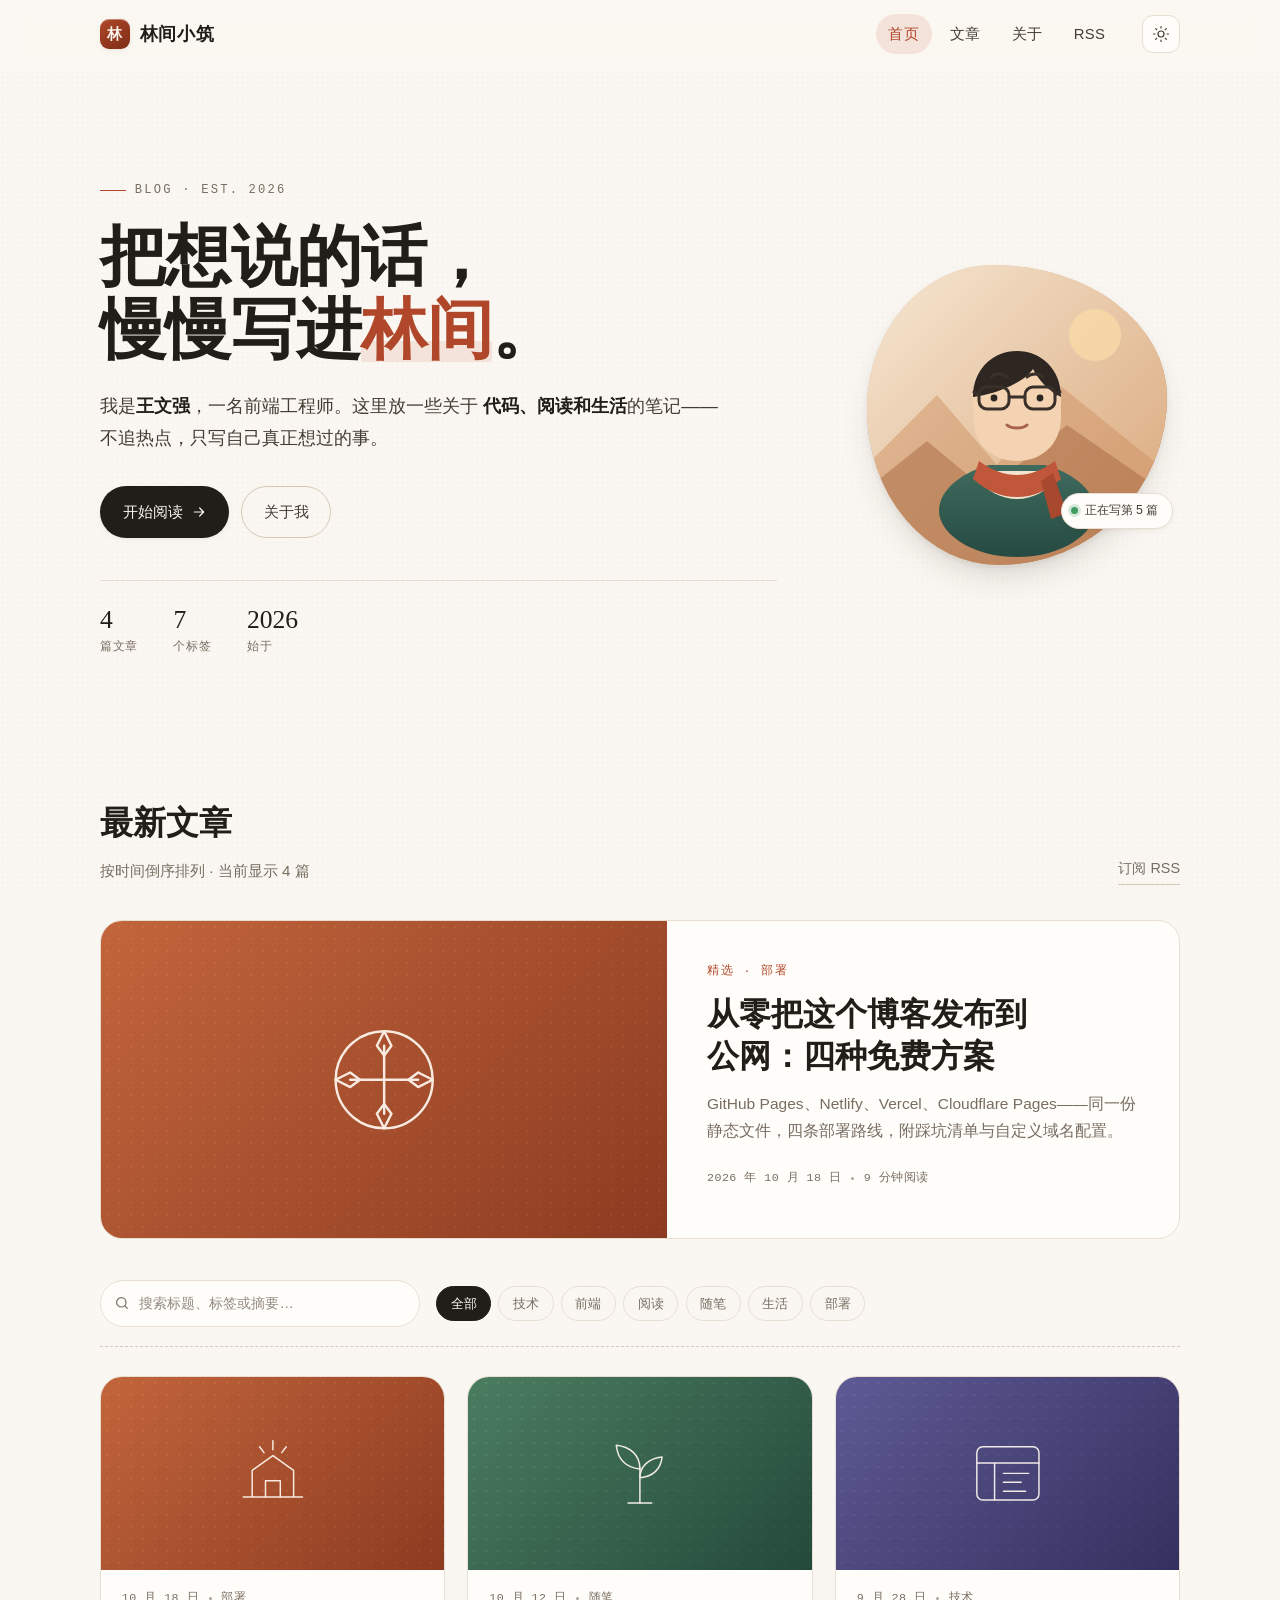
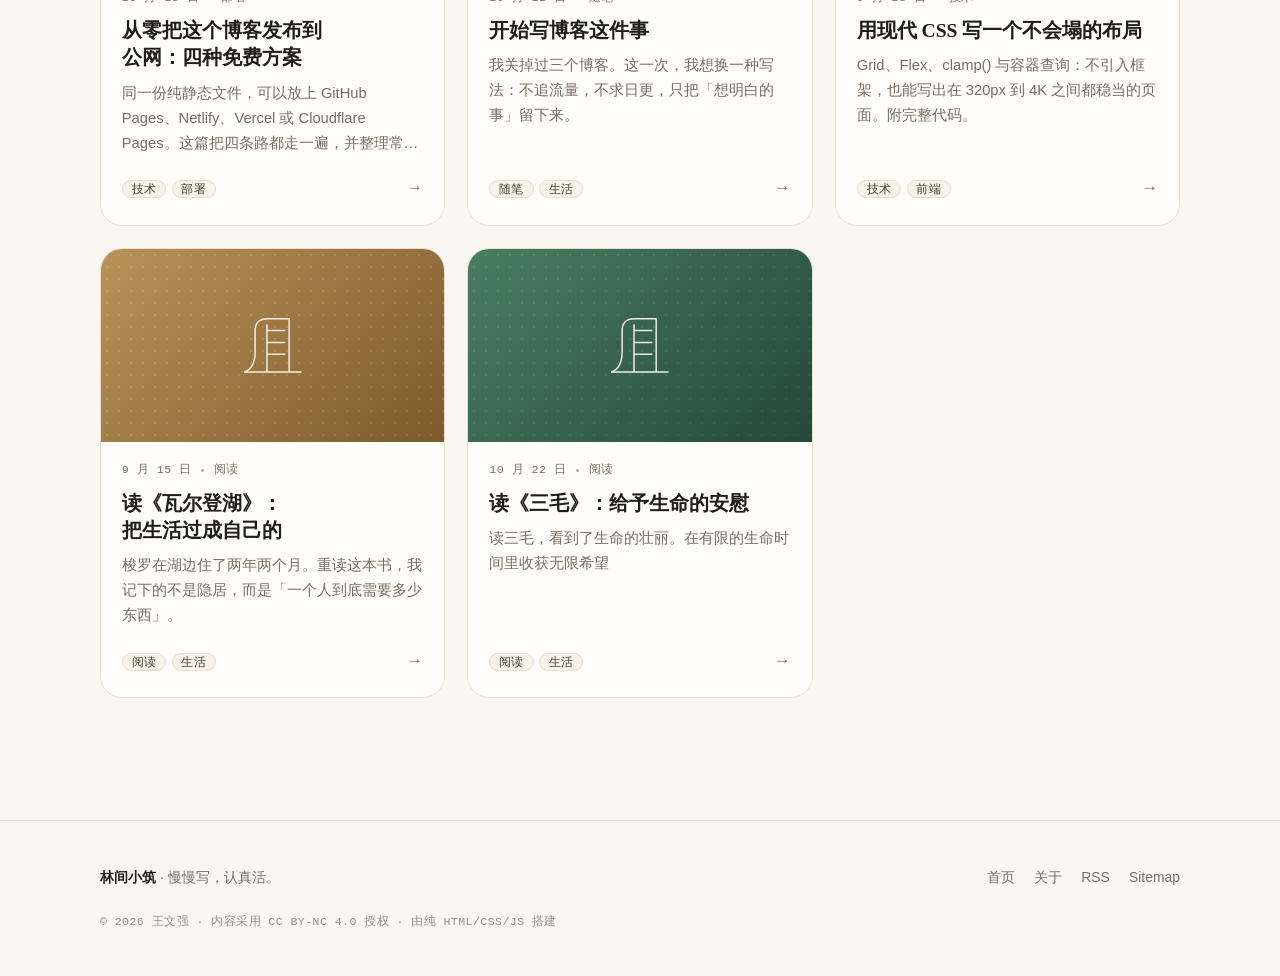
<file: index.html>
<!DOCTYPE html>
<html lang="zh-CN">
<head>
  <meta charset="UTF-8">
  <meta name="viewport" content="width=device-width, initial-scale=1">
  <title>林间小筑 · 一个写字的地方</title>
  <meta name="description" content="王文强的个人博客：记录前端技术、阅读笔记与日常思考。慢慢写，认真活。">
  <meta name="author" content="王文强">
  <meta name="theme-color" content="#faf7f2" media="(prefers-color-scheme: light)">
  <meta name="theme-color" content="#131110" media="(prefers-color-scheme: dark)">

  <meta property="og:type" content="website">
  <meta property="og:title" content="林间小筑 · 一个写字的地方">
  <meta property="og:description" content="记录前端技术、阅读笔记与日常思考。">
  <meta property="og:site_name" content="林间小筑">

  <link rel="icon" href="assets/favicon.svg" type="image/svg+xml">
  <link rel="alternate" type="application/rss+xml" title="林间小筑 · RSS" href="rss.xml">
  <link rel="stylesheet" href="assets/css/style.css">
  <noscript>
    <style>.reveal{opacity:1;transform:none}</style>
  </noscript>
  <script>
    /* 提前应用主题，避免刷新时白屏闪一下 */
    (function () {
      try {
        var t = localStorage.getItem('linjian-theme');
        if (t !== 'dark' && t !== 'light') {
          t = window.matchMedia('(prefers-color-scheme: dark)').matches ? 'dark' : 'light';
        }
        document.documentElement.setAttribute('data-theme', t);
      } catch (e) {}
    })();
  </script>
</head>
<body>
  <a class="skip-link" href="#main">跳到正文</a>

  <header class="site-head">
    <div class="wrap head-inner">
      <a class="brand" href="index.html">
        <span class="brand-mark" aria-hidden="true">林</span>
        <span>林间小筑</span>
      </a>

      <nav class="nav" id="site-nav" aria-label="主导航">
        <a href="index.html" aria-current="page">首页</a>
        <a href="index.html#posts">文章</a>
        <a href="about.html">关于</a>
        <a href="rss.xml">RSS</a>
      </nav>

      <div class="head-tools">
        <button class="icon-btn" type="button" data-theme-toggle aria-label="切换深浅色">
          <svg class="icon-sun" viewBox="0 0 24 24" fill="none" stroke="currentColor" stroke-width="1.6" stroke-linecap="round" aria-hidden="true">
            <circle cx="12" cy="12" r="4"></circle>
            <path d="M12 2v2M12 20v2M4.9 4.9l1.4 1.4M17.7 17.7l1.4 1.4M2 12h2M20 12h2M4.9 19.1l1.4-1.4M17.7 6.3l1.4-1.4"></path>
          </svg>
          <svg class="icon-moon" viewBox="0 0 24 24" fill="none" stroke="currentColor" stroke-width="1.6" stroke-linecap="round" stroke-linejoin="round" aria-hidden="true">
            <path d="M21 12.8A9 9 0 1 1 11.2 3a7 7 0 0 0 9.8 9.8z"></path>
          </svg>
        </button>
        <button class="icon-btn nav-toggle" type="button" aria-label="打开菜单" aria-controls="site-nav" aria-expanded="false">
          <svg viewBox="0 0 24 24" fill="none" stroke="currentColor" stroke-width="1.8" stroke-linecap="round" aria-hidden="true">
            <path d="M4 7h16M4 12h16M4 17h16"></path>
          </svg>
        </button>
      </div>
    </div>
  </header>

  <main id="main">
    <!-- ============ Hero ============ -->
    <section class="hero">
      <div class="wrap hero-grid">
        <div>
          <p class="eyebrow">Blog · Est. 2026</p>
          <h1>把想说的话，<br>慢慢写进<em>林间</em>。</h1>
          <p class="hero-lead">
            我是<strong>王文强</strong>，一名前端工程师。这里放一些关于
            <strong>代码、阅读和生活</strong>的笔记——不追热点，只写自己真正想过的事。
          </p>

          <div class="hero-actions">
            <a class="btn btn-primary" href="#posts">
              开始阅读
              <svg viewBox="0 0 24 24" fill="none" stroke="currentColor" stroke-width="1.8" stroke-linecap="round" stroke-linejoin="round" aria-hidden="true"><path d="M5 12h14M13 6l6 6-6 6"></path></svg>
            </a>
            <a class="btn btn-ghost" href="about.html">关于我</a>
          </div>

          <dl class="hero-stats">
            <div><dt>篇文章</dt><dd>4</dd></div>
            <div><dt>个标签</dt><dd>7</dd></div>
            <div><dt>始于</dt><dd>2026</dd></div>
          </dl>
        </div>

        <div class="hero-portrait">
          <div class="portrait-wrap">
            <div class="portrait-frame">
              <svg viewBox="0 0 300 300" role="img" aria-label="作者插画头像：戴眼镜、围围巾的男孩">
                <defs>
                  <linearGradient id="sky" x1="0" y1="0" x2="1" y2="1">
                    <stop offset="0" stop-color="#f6e7d3"></stop>
                    <stop offset="1" stop-color="#d9a678"></stop>
                  </linearGradient>
                  <linearGradient id="shirt" x1="0" y1="0" x2="0" y2="1">
                    <stop offset="0" stop-color="#3f6b5e"></stop>
                    <stop offset="1" stop-color="#264a41"></stop>
                  </linearGradient>
                </defs>
                <rect width="300" height="300" fill="url(#sky)"></rect>
                <circle cx="228" cy="70" r="26" fill="#f7d9a8" opacity=".9"></circle>
                <path d="M-10 210 L70 130 L130 200 L190 118 L310 215 L310 300 L-10 300 Z" fill="#c98d5e" opacity=".45"></path>
                <path d="M-10 232 L60 176 L120 226 L200 160 L310 236 L310 300 L-10 300 Z" fill="#a76b43" opacity=".5"></path>
                <path d="M150 292c-46 0-78-24-78-46 0-24 28-40 50-46h56c22 6 50 22 50 46 0 22-32 46-78 46z" fill="url(#shirt)"></path>
                <path d="M110 214c10 12 24 20 40 20s30-8 40-20l-14-8h-52z" fill="#f2e3cf"></path>
                <path d="M150 196c-26 0-44-18-44-44v-22c0-24 18-42 44-42s44 18 44 42v22c0 26-18 44-44 44z" fill="#f4d3b3"></path>
                <path d="M106 132c0-28 20-46 44-46s44 18 44 46c-12-6-22-16-28-28-8 12-32 24-60 28z" fill="#2e2620"></path>
                <g fill="none" stroke="#3a302a" stroke-width="3">
                  <rect x="112" y="122" width="30" height="22" rx="8"></rect>
                  <rect x="158" y="122" width="30" height="22" rx="8"></rect>
                  <path d="M142 132h16M112 130l-6-4M188 130l6-4"></path>
                </g>
                <g fill="#2e2620">
                  <circle cx="127" cy="133" r="3.4"></circle>
                  <circle cx="173" cy="133" r="3.4"></circle>
                </g>
                <path d="M140 160c4 4 16 4 20 0" fill="none" stroke="#a8624a" stroke-width="3" stroke-linecap="round"></path>
                <path d="M124 112c4-4 12-4 16 0M160 112c4-4 12-4 16 0" fill="none" stroke="#3a302a" stroke-width="3" stroke-linecap="round"></path>
                <path d="M112 196c14 10 26 14 38 14s24-4 38-14l6 18c-14 12-28 18-44 18s-30-6-44-18z" fill="#c0563a"></path>
                <path d="M186 208l14 40-16 6-10-38z" fill="#a8482f"></path>
              </svg>
            </div>
            <span class="portrait-badge"><span class="dot" aria-hidden="true"></span>正在写第 5 篇</span>
          </div>
        </div>
      </div>
    </section>

    <!-- ============ 文章 ============ -->
    <section class="section" id="posts">
      <div class="wrap">
        <div class="section-head">
          <div>
            <h2>最新文章</h2>
            <p>按时间倒序排列 · 当前显示 <span data-count>4</span> 篇</p>
          </div>
          <a class="section-link" href="rss.xml">订阅 RSS</a>
        </div>

        <!-- 精选 -->
        <article class="featured reveal">
          <div class="card-cover cover-warm">
            <svg viewBox="0 0 120 120" fill="none" stroke="currentColor" stroke-width="2" stroke-linecap="round" stroke-linejoin="round" aria-hidden="true">
              <circle cx="60" cy="60" r="40"></circle>
              <path d="M60 32v56M32 60h56"></path>
              <path d="M60 20l6 12-6 8-6-8zM60 100l-6-12 6-8 6 8zM20 60l12-6 8 6-8 6zM100 60l-12 6-8-6 8-6z"></path>
            </svg>
          </div>
          <div class="featured-body">
            <span class="kicker">精选 · 部署</span>
            <h3><a href="posts/deploy-static-blog.html">从零把这个博客发布到公网：四种免费方案</a></h3>
            <p>GitHub Pages、Netlify、Vercel、Cloudflare Pages——同一份静态文件，四条部署路线，附踩坑清单与自定义域名配置。</p>
            <div class="card-meta">
              <time datetime="2026-10-18">2026 年 10 月 18 日</time>
              <span class="sep" aria-hidden="true"></span>
              <span>9 分钟阅读</span>
            </div>
          </div>
        </article>

        <!-- 工具栏 -->
        <div class="toolbar">
          <label class="search">
            <svg viewBox="0 0 24 24" fill="none" stroke="currentColor" stroke-width="1.8" stroke-linecap="round" aria-hidden="true"><circle cx="11" cy="11" r="7"></circle><path d="M20 20l-3.5-3.5"></path></svg>
            <input type="search" placeholder="搜索标题、标签或摘要…" aria-label="搜索文章" data-search>
          </label>

          <div class="filters" role="group" aria-label="按标签筛选">
            <button class="chip" type="button" data-filter="all" aria-pressed="true">全部</button>
            <button class="chip" type="button" data-filter="技术" aria-pressed="false">技术</button>
            <button class="chip" type="button" data-filter="前端" aria-pressed="false">前端</button>
            <button class="chip" type="button" data-filter="阅读" aria-pressed="false">阅读</button>
            <button class="chip" type="button" data-filter="随笔" aria-pressed="false">随笔</button>
            <button class="chip" type="button" data-filter="生活" aria-pressed="false">生活</button>
            <button class="chip" type="button" data-filter="部署" aria-pressed="false">部署</button>
          </div>
        </div>

        <ul class="post-grid" data-post-list>
          <li class="card reveal" data-post data-tags="技术 部署" data-search="从零把这个博客发布到公网 四种免费方案 github pages netlify vercel cloudflare pages 静态 部署 域名">
            <div class="card-cover cover-warm" aria-hidden="true">
              <svg viewBox="0 0 120 120" fill="none" stroke="currentColor" stroke-width="2" stroke-linecap="round" stroke-linejoin="round">
                <path d="M20 92h80M32 92V56l28-20 28 20v36"></path>
                <path d="M50 92V70h20v22"></path>
                <path d="M60 16v12M42 24l6 8M78 24l-6 8"></path>
              </svg>
            </div>
            <div class="card-body">
              <div class="card-meta">
                <time datetime="2026-10-18">10 月 18 日</time>
                <span class="sep" aria-hidden="true"></span>
                <span>部署</span>
              </div>
              <h3><a href="posts/deploy-static-blog.html">从零把这个博客发布到公网：四种免费方案</a></h3>
              <p>同一份纯静态文件，可以放上 GitHub Pages、Netlify、Vercel 或 Cloudflare Pages。这篇把四条路都走一遍，并整理常见 404 与路径问题。</p>
              <div class="card-foot">
                <ul class="tags">
                  <li><a class="tag" href="index.html#tag=技术">技术</a></li>
                  <li><a class="tag" href="index.html#tag=部署">部署</a></li>
                </ul>
                <span class="arrow" aria-hidden="true">→</span>
              </div>
            </div>
          </li>

          <li class="card reveal" data-post data-tags="随笔 生活" data-search="开始写博客这件事 为什么写 长期主义 随笔 生活 写作">
            <div class="card-cover cover-forest" aria-hidden="true">
              <svg viewBox="0 0 120 120" fill="none" stroke="currentColor" stroke-width="2" stroke-linecap="round" stroke-linejoin="round">
                <path d="M60 100V52"></path>
                <path d="M60 54C60 34 46 24 28 22c2 18 12 30 32 32z"></path>
                <path d="M60 66c0-16 12-26 30-28-2 16-12 26-30 28z"></path>
                <path d="M44 100h32"></path>
              </svg>
            </div>
            <div class="card-body">
              <div class="card-meta">
                <time datetime="2026-10-12">10 月 12 日</time>
                <span class="sep" aria-hidden="true"></span>
                <span>随笔</span>
              </div>
              <h3><a href="posts/hello-blog.html">开始写博客这件事</a></h3>
              <p>我关掉过三个博客。这一次，我想换一种写法：不追流量，不求日更，只把「想明白的事」留下来。</p>
              <div class="card-foot">
                <ul class="tags">
                  <li><a class="tag" href="index.html#tag=随笔">随笔</a></li>
                  <li><a class="tag" href="index.html#tag=生活">生活</a></li>
                </ul>
                <span class="arrow" aria-hidden="true">→</span>
              </div>
            </div>
          </li>

          <li class="card reveal" data-post data-tags="技术 前端" data-search="用现代 CSS 写一个不会塌的布局 grid flex clamp 响应式 容器查询">
            <div class="card-cover cover-dusk" aria-hidden="true">
              <svg viewBox="0 0 120 120" fill="none" stroke="currentColor" stroke-width="2" stroke-linecap="round" stroke-linejoin="round">
                <rect x="18" y="24" width="84" height="72" rx="8"></rect>
                <path d="M18 46h84M42 46v50"></path>
                <path d="M54 60h34M54 72h24M54 84h30"></path>
              </svg>
            </div>
            <div class="card-body">
              <div class="card-meta">
                <time datetime="2026-09-28">9 月 28 日</time>
                <span class="sep" aria-hidden="true"></span>
                <span>技术</span>
              </div>
              <h3><a href="posts/modern-css-layout.html">用现代 CSS 写一个不会塌的布局</a></h3>
              <p>Grid、Flex、clamp() 与容器查询：不引入框架，也能写出在 320px 到 4K 之间都稳当的页面。附完整代码。</p>
              <div class="card-foot">
                <ul class="tags">
                  <li><a class="tag" href="index.html#tag=技术">技术</a></li>
                  <li><a class="tag" href="index.html#tag=前端">前端</a></li>
                </ul>
                <span class="arrow" aria-hidden="true">→</span>
              </div>
            </div>
          </li>

          <li class="card reveal" data-post data-tags="阅读 生活" data-search="读瓦尔登湖 梭罗 极简 生活 阅读 笔记">
            <div class="card-cover cover-sand" aria-hidden="true">
              <svg viewBox="0 0 120 120" fill="none" stroke="currentColor" stroke-width="2" stroke-linecap="round" stroke-linejoin="round">
                <path d="M22 96c10-4 14-14 14-28V40c0-10 6-16 16-16h30v72"></path>
                <path d="M52 96V32M52 40h24M52 56h24M52 72h24"></path>
                <path d="M22 96h76"></path>
              </svg>
            </div>
            <div class="card-body">
              <div class="card-meta">
                <time datetime="2026-09-15">9 月 15 日</time>
                <span class="sep" aria-hidden="true"></span>
                <span>阅读</span>
              </div>
              <h3><a href="posts/reading-walden.html">读《瓦尔登湖》：把生活过成自己的</a></h3>
              <p>梭罗在湖边住了两年两个月。重读这本书，我记下的不是隐居，而是「一个人到底需要多少东西」。</p>
              <div class="card-foot">
                <ul class="tags">
                  <li><a class="tag" href="index.html#tag=阅读">阅读</a></li>
                  <li><a class="tag" href="index.html#tag=生活">生活</a></li>
                </ul>
                <span class="arrow" aria-hidden="true">→</span>
              </div>
            </div>
          </li>
           <li class="card reveal" data-post data-tags="阅读 生活" data-search="读三毛  极简 生活 阅读 笔记">
            <div class="card-cover cover-forest" aria-hidden="true">
              <svg viewBox="0 0 120 120" fill="none" stroke="currentColor" stroke-width="2" stroke-linecap="round" stroke-linejoin="round">
                <path d="M22 96c10-4 14-14 14-28V40c0-10 6-16 16-16h30v72"></path>
                <path d="M52 96V32M52 40h24M52 56h24M52 72h24"></path>
                <path d="M22 96h76"></path>
              </svg>
            </div>
              <div class="card-body">
              <div class="card-meta">
                <time datetime="2026-10-22">10 月 22 日</time>
                <span class="sep" aria-hidden="true"></span>
                <span>阅读</span>
              </div>
              <h3><a href="posts/我的第一篇随笔.html">读《三毛》：给予生命的安慰</a></h3>
              <p>读三毛，看到了生命的壮丽。在有限的生命时间里收获无限希望</p>
              <div class="card-foot">
                <ul class="tags">
                  <li><a class="tag" href="index.html#tag=阅读">阅读</a></li>
                  <li><a class="tag" href="index.html#tag=生活">生活</a></li>
                </ul>
                <span class="arrow" aria-hidden="true">→</span>
              </div>
            </div>
          </li>
        </ul>

        <div class="empty-state" data-empty hidden>
          没有找到匹配的文章。换个关键词，或点「全部」看看。
        </div>
      </div>
    </section>
  </main>

  <footer class="site-foot">
    <div class="wrap">
      <div class="foot-inner">
        <div>
          <strong style="color:var(--ink)">林间小筑</strong>
          <span>· 慢慢写，认真活。</span>
        </div>
        <nav class="foot-links" aria-label="页脚导航">
          <a href="index.html">首页</a>
          <a href="about.html">关于</a>
          <a href="rss.xml">RSS</a>
          <a href="sitemap.xml">Sitemap</a>
        </nav>
      </div>
      <p class="foot-sign">© <span data-year>2026</span> 王文强 · 内容采用 CC BY-NC 4.0 授权 · 由纯 HTML/CSS/JS 搭建</p>
    </div>
  </footer>

  <script src="assets/js/main.js"></script>
</body>
</html>
</file>
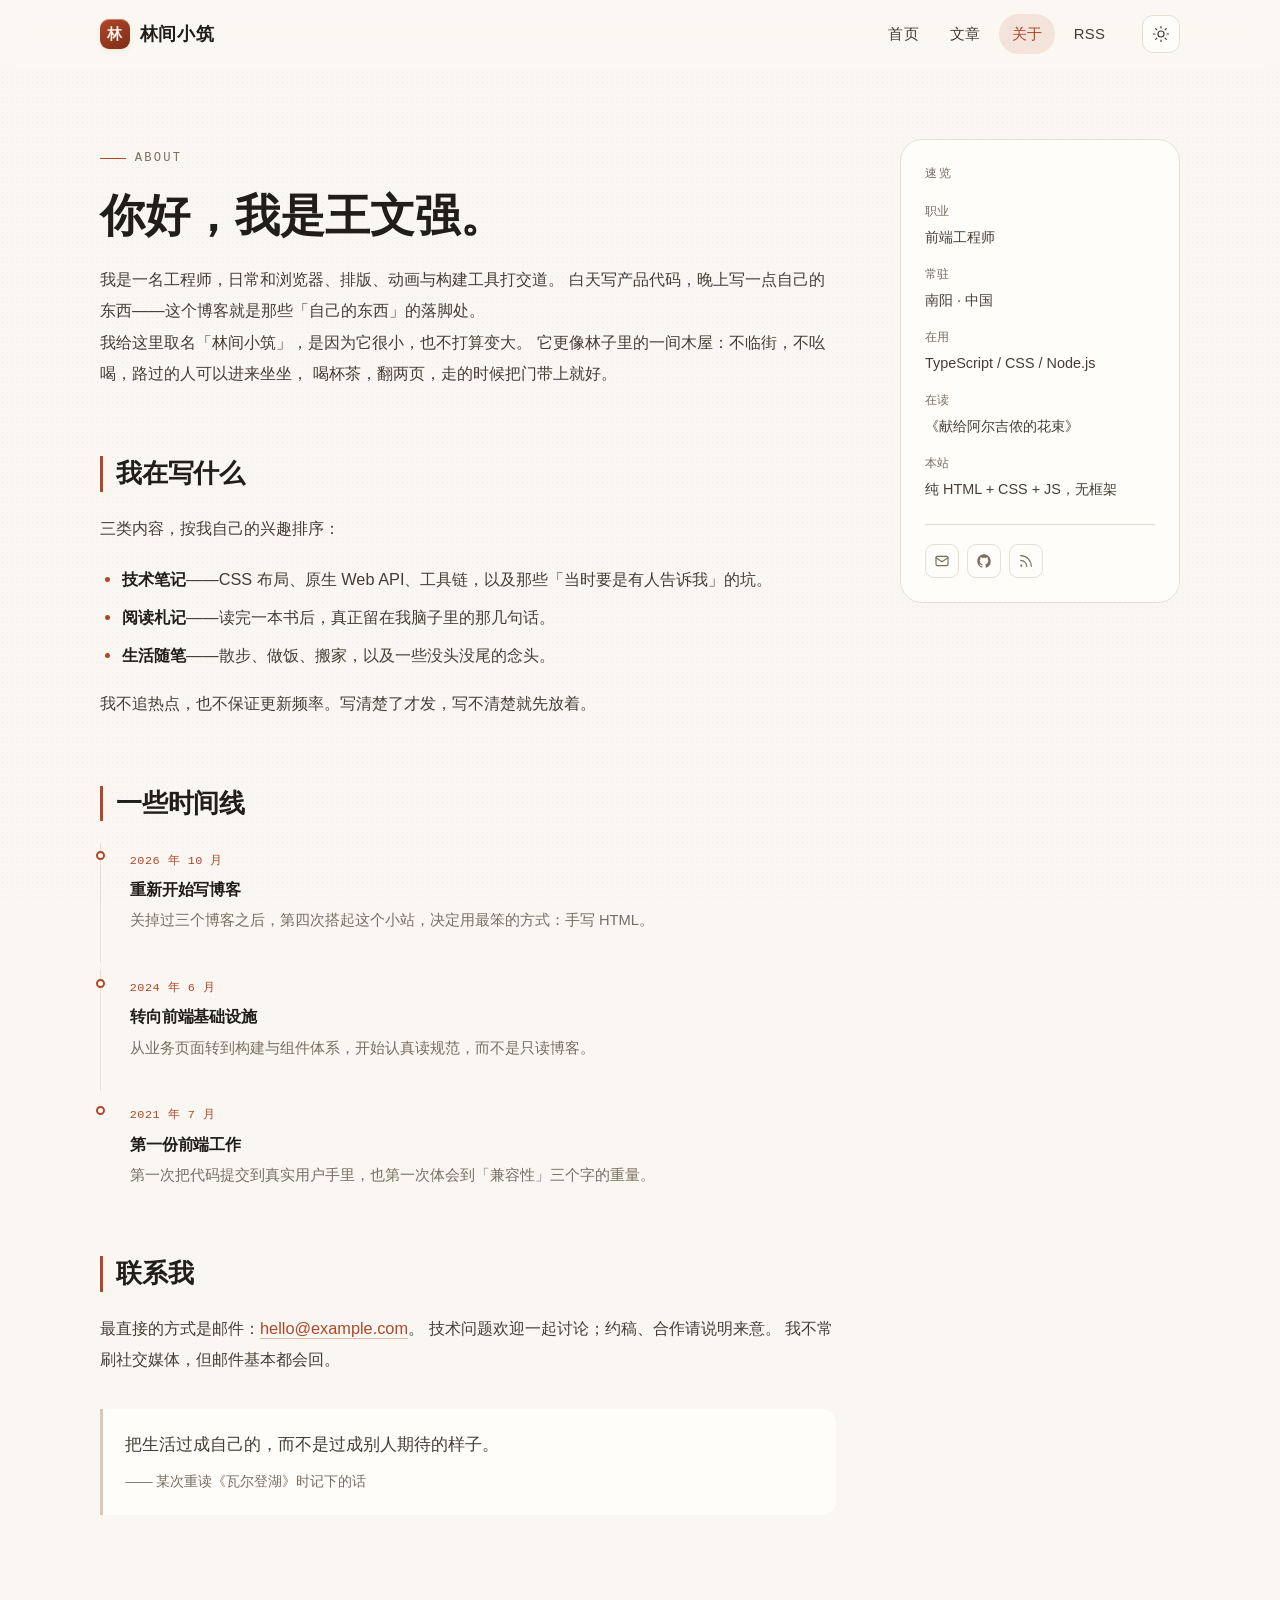
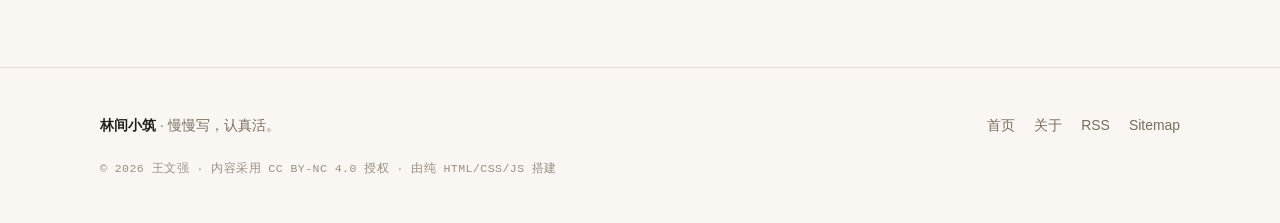
<file: about.html>
<!DOCTYPE html>
<html lang="zh-CN">
<head>
  <meta charset="UTF-8">
  <meta name="viewport" content="width=device-width, initial-scale=1">
  <title>关于 · 林间小筑</title>
  <meta name="description" content="关于王文强：写代码，也写字。这里是我的一些自我介绍与联系方式。">
  <meta name="author" content="王文强">
  <meta name="theme-color" content="#faf7f2" media="(prefers-color-scheme: light)">
  <meta name="theme-color" content="#131110" media="(prefers-color-scheme: dark)">
  <link rel="icon" href="assets/favicon.svg" type="image/svg+xml">
  <link rel="alternate" type="application/rss+xml" title="林间小筑 · RSS" href="rss.xml">
  <link rel="stylesheet" href="assets/css/style.css">
  <script>
    (function () {
      try {
        var t = localStorage.getItem('linjian-theme');
        if (t !== 'dark' && t !== 'light') {
          t = window.matchMedia('(prefers-color-scheme: dark)').matches ? 'dark' : 'light';
        }
        document.documentElement.setAttribute('data-theme', t);
      } catch (e) {}
    })();
  </script>
</head>
<body>
  <a class="skip-link" href="#main">跳到正文</a>

  <header class="site-head">
    <div class="wrap head-inner">
      <a class="brand" href="index.html">
        <span class="brand-mark" aria-hidden="true">林</span>
        <span>林间小筑</span>
      </a>
      <nav class="nav" id="site-nav" aria-label="主导航">
        <a href="index.html">首页</a>
        <a href="index.html#posts">文章</a>
        <a href="about.html" aria-current="page">关于</a>
        <a href="rss.xml">RSS</a>
      </nav>
      <div class="head-tools">
        <button class="icon-btn" type="button" data-theme-toggle aria-label="切换深浅色">
          <svg class="icon-sun" viewBox="0 0 24 24" fill="none" stroke="currentColor" stroke-width="1.6" stroke-linecap="round" aria-hidden="true">
            <circle cx="12" cy="12" r="4"></circle>
            <path d="M12 2v2M12 20v2M4.9 4.9l1.4 1.4M17.7 17.7l1.4 1.4M2 12h2M20 12h2M4.9 19.1l1.4-1.4M17.7 6.3l1.4-1.4"></path>
          </svg>
          <svg class="icon-moon" viewBox="0 0 24 24" fill="none" stroke="currentColor" stroke-width="1.6" stroke-linecap="round" stroke-linejoin="round" aria-hidden="true">
            <path d="M21 12.8A9 9 0 1 1 11.2 3a7 7 0 0 0 9.8 9.8z"></path>
          </svg>
        </button>
        <button class="icon-btn nav-toggle" type="button" aria-label="打开菜单" aria-controls="site-nav" aria-expanded="false">
          <svg viewBox="0 0 24 24" fill="none" stroke="currentColor" stroke-width="1.8" stroke-linecap="round" aria-hidden="true">
            <path d="M4 7h16M4 12h16M4 17h16"></path>
          </svg>
        </button>
      </div>
    </div>
  </header>

  <main id="main">
    <div class="wrap">
      <div class="about-grid">
        <div>
          <p class="eyebrow">About</p>
          <h1>你好，我是王文强。</h1>

          <div class="prose" style="font-size:1.02rem">
            <p>
              我是一名工程师，日常和浏览器、排版、动画与构建工具打交道。
              白天写产品代码，晚上写一点自己的东西——这个博客就是那些「自己的东西」的落脚处。
            </p>
            <p>
              我给这里取名「林间小筑」，是因为它很小，也不打算变大。
              它更像林子里的一间木屋：不临街，不吆喝，路过的人可以进来坐坐，
              喝杯茶，翻两页，走的时候把门带上就好。
            </p>

            <h2>我在写什么</h2>
            <p>三类内容，按我自己的兴趣排序：</p>
            <ul>
              <li><strong>技术笔记</strong>——CSS 布局、原生 Web API、工具链，以及那些「当时要是有人告诉我」的坑。</li>
              <li><strong>阅读札记</strong>——读完一本书后，真正留在我脑子里的那几句话。</li>
              <li><strong>生活随笔</strong>——散步、做饭、搬家，以及一些没头没尾的念头。</li>
            </ul>
            <p>我不追热点，也不保证更新频率。写清楚了才发，写不清楚就先放着。</p>

            <h2>一些时间线</h2>
            <ul class="timeline">
              <li>
                <time datetime="2026-10">2026 年 10 月</time>
                <h3>重新开始写博客</h3>
                <p>关掉过三个博客之后，第四次搭起这个小站，决定用最笨的方式：手写 HTML。</p>
              </li>
              <li>
                <time datetime="2024-06">2024 年 6 月</time>
                <h3>转向前端基础设施</h3>
                <p>从业务页面转到构建与组件体系，开始认真读规范，而不是只读博客。</p>
              </li>
              <li>
                <time datetime="2021-07">2021 年 7 月</time>
                <h3>第一份前端工作</h3>
                <p>第一次把代码提交到真实用户手里，也第一次体会到「兼容性」三个字的重量。</p>
              </li>
            </ul>

            <h2>联系我</h2>
            <p>
              最直接的方式是邮件：<a href="mailto:hello@example.com">hello@example.com</a>。
              技术问题欢迎一起讨论；约稿、合作请说明来意。
              我不常刷社交媒体，但邮件基本都会回。
            </p>
            <blockquote>
              <p>把生活过成自己的，而不是过成别人期待的样子。</p>
              <cite>—— 某次重读《瓦尔登湖》时记下的话</cite>
            </blockquote>
          </div>
        </div>

        <aside class="about-side">
          <h2>速览</h2>
          <dl>
            <div>
              <dt>职业</dt>
              <dd>前端工程师</dd>
            </div>
            <div>
              <dt>常驻</dt>
              <dd>南阳 · 中国</dd>
            </div>
            <div>
              <dt>在用</dt>
              <dd>TypeScript / CSS / Node.js</dd>
            </div>
            <div>
              <dt>在读</dt>
              <dd>《献给阿尔吉侬的花束》</dd>
            </div>
            <div>
              <dt>本站</dt>
              <dd>纯 HTML + CSS + JS，无框架</dd>
            </div>
          </dl>

          <div class="socials">
            <a href="mailto:hello@example.com" aria-label="发邮件" title="发邮件">
              <svg viewBox="0 0 24 24" fill="none" stroke="currentColor" stroke-width="1.7" stroke-linecap="round" stroke-linejoin="round"><rect x="3" y="5" width="18" height="14" rx="2"></rect><path d="M3 7l9 6 9-6"></path></svg>
            </a>
            <a href="https://github.com/yourname" aria-label="GitHub" title="GitHub" rel="noopener">
              <svg viewBox="0 0 24 24" fill="currentColor" aria-hidden="true"><path d="M12 2C6.48 2 2 6.58 2 12.25c0 4.53 2.87 8.37 6.84 9.73.5.1.68-.22.68-.49v-1.7c-2.78.62-3.37-1.37-3.37-1.37-.45-1.18-1.11-1.5-1.11-1.5-.91-.63.07-.62.07-.62 1 .07 1.53 1.06 1.53 1.06.9 1.57 2.36 1.12 2.94.86.09-.67.35-1.12.63-1.38-2.22-.26-4.56-1.14-4.56-5.07 0-1.12.39-2.03 1.03-2.75-.1-.26-.45-1.3.1-2.71 0 0 .84-.28 2.75 1.05a9.4 9.4 0 0 1 5 0c1.91-1.33 2.75-1.05 2.75-1.05.55 1.41.2 2.45.1 2.71.64.72 1.03 1.63 1.03 2.75 0 3.94-2.34 4.8-4.57 5.06.36.32.68.94.68 1.9v2.82c0 .27.18.6.69.49A10.02 10.02 0 0 0 22 12.25C22 6.58 17.52 2 12 2z"></path></svg>
            </a>
            <a href="rss.xml" aria-label="RSS 订阅" title="RSS 订阅">
              <svg viewBox="0 0 24 24" fill="none" stroke="currentColor" stroke-width="1.7" stroke-linecap="round"><path d="M4 11a9 9 0 0 1 9 9M4 4a16 16 0 0 1 16 16"></path><circle cx="5" cy="19" r="1.6" fill="currentColor" stroke="none"></circle></svg>
            </a>
          </div>
        </aside>
      </div>
    </div>
  </main>

  <footer class="site-foot">
    <div class="wrap">
      <div class="foot-inner">
        <div>
          <strong style="color:var(--ink)">林间小筑</strong>
          <span>· 慢慢写，认真活。</span>
        </div>
        <nav class="foot-links" aria-label="页脚导航">
          <a href="index.html">首页</a>
          <a href="about.html">关于</a>
          <a href="rss.xml">RSS</a>
          <a href="sitemap.xml">Sitemap</a>
        </nav>
      </div>
      <p class="foot-sign">© <span data-year>2026</span> 王文强 · 内容采用 CC BY-NC 4.0 授权 · 由纯 HTML/CSS/JS 搭建</p>
    </div>
  </footer>

  <script src="assets/js/main.js"></script>
</body>
</html>
</file>
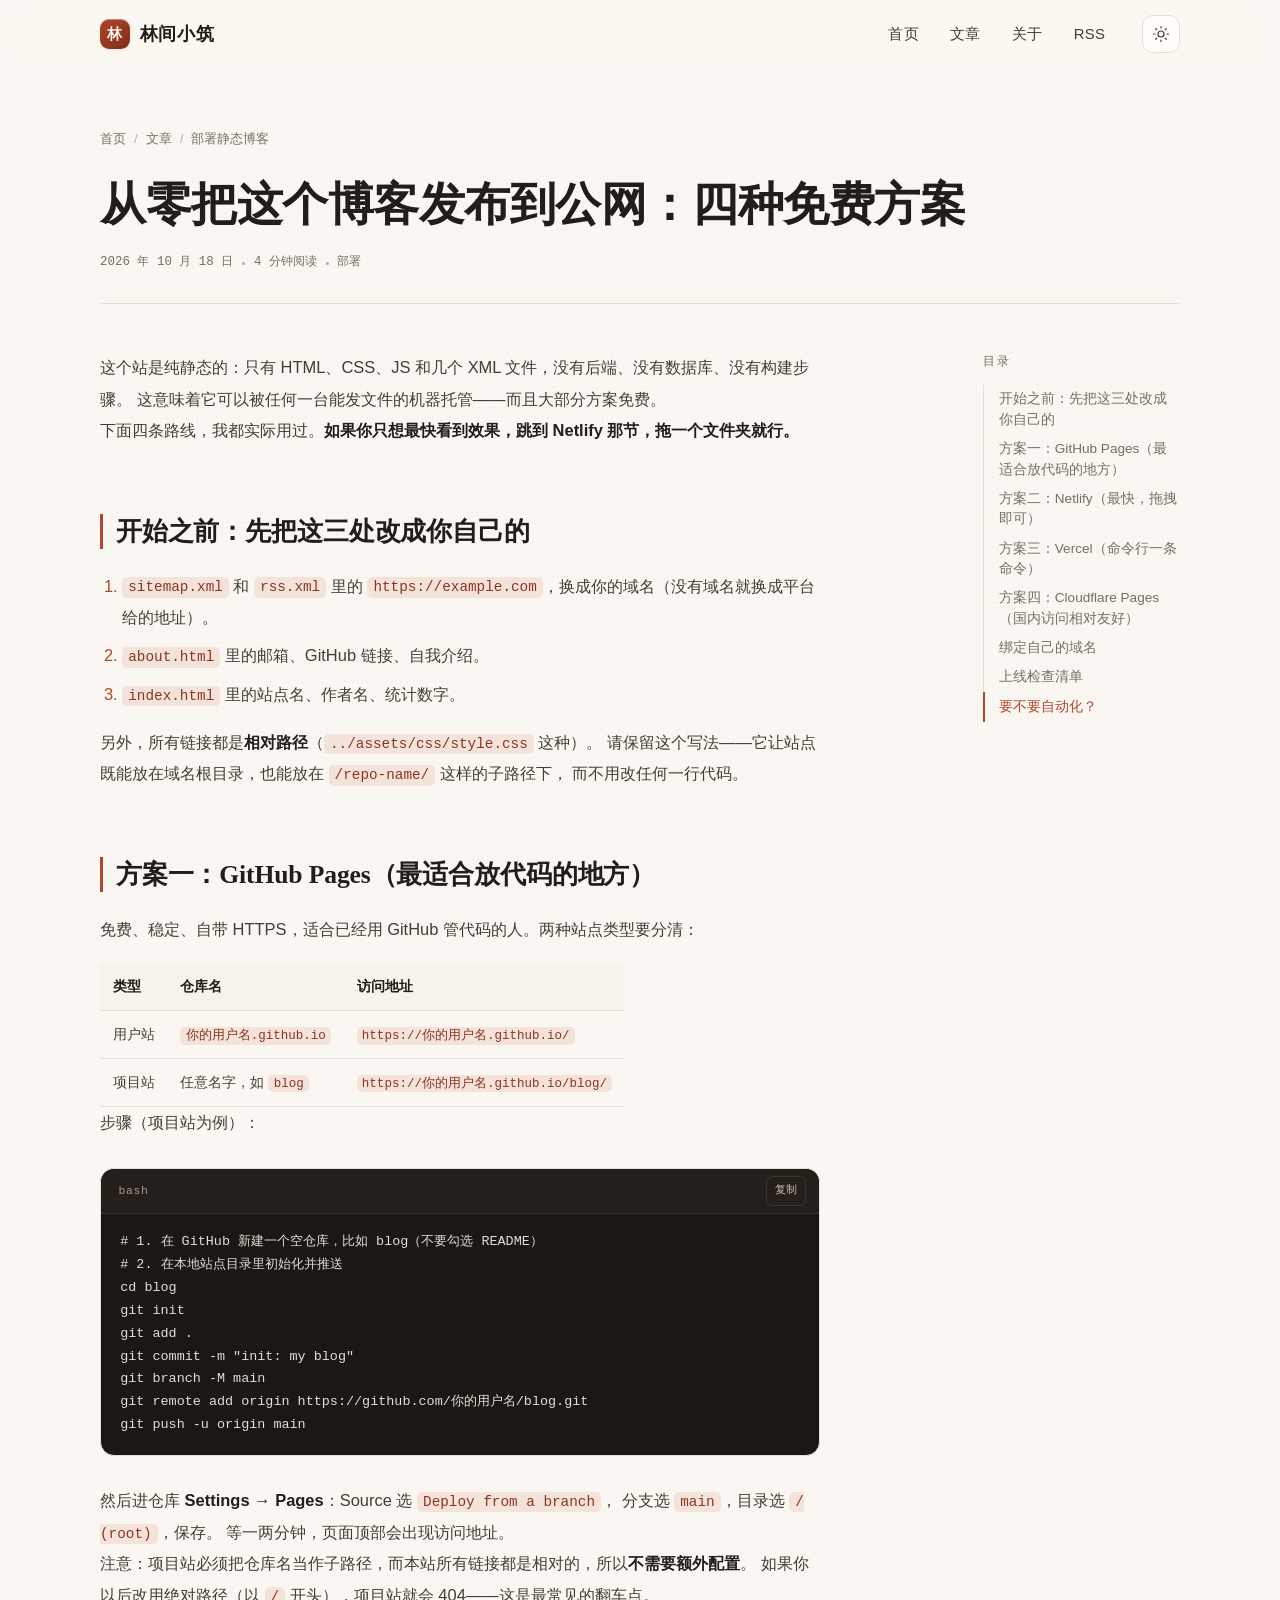
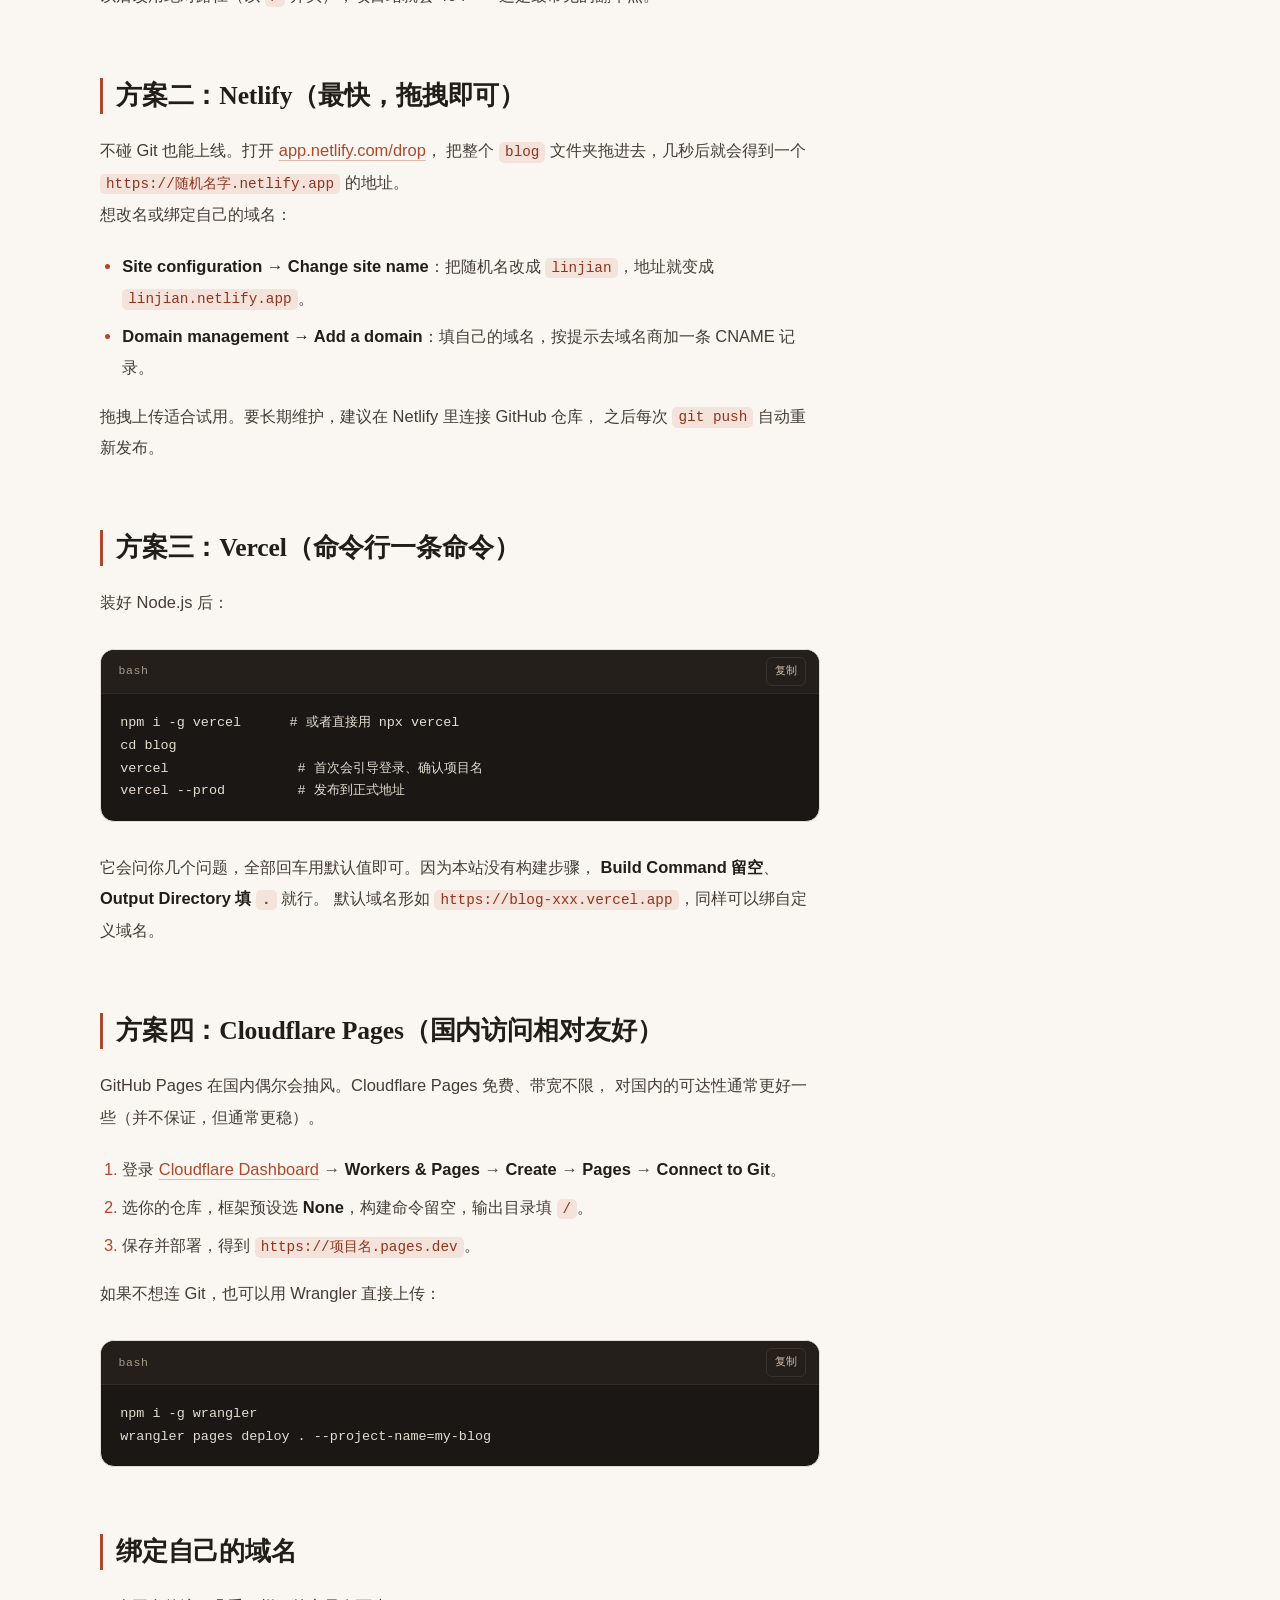
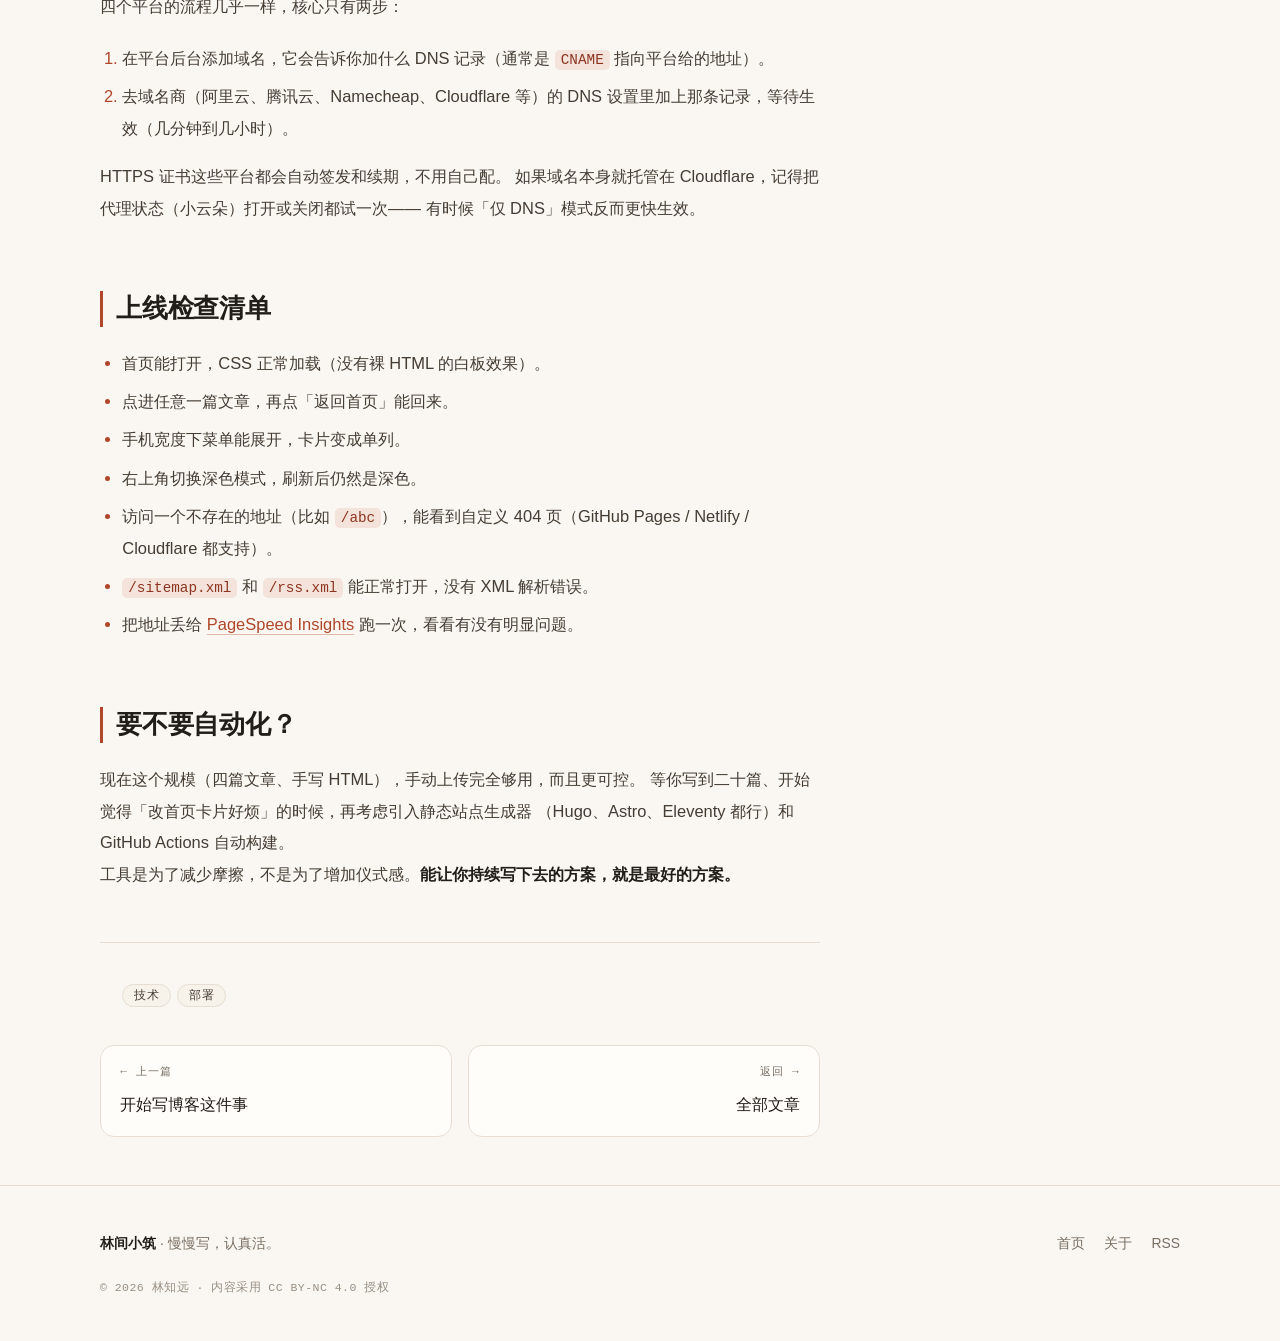
<file: posts/deploy-static-blog.html>
<!DOCTYPE html>
<html lang="zh-CN">
<head>
  <meta charset="UTF-8">
  <meta name="viewport" content="width=device-width, initial-scale=1">
  <title>从零把这个博客发布到公网：四种免费方案 · 林间小筑</title>
  <meta name="description" content="GitHub Pages、Netlify、Vercel、Cloudflare Pages 四条部署路线，附路径踩坑与自定义域名配置。">
  <meta name="author" content="林知远">
  <meta name="theme-color" content="#faf7f2" media="(prefers-color-scheme: light)">
  <meta name="theme-color" content="#131110" media="(prefers-color-scheme: dark)">
  <meta property="og:type" content="article">
  <meta property="og:title" content="从零把这个博客发布到公网：四种免费方案">
  <meta property="og:description" content="同一份静态文件，四条部署路线。">
  <link rel="icon" href="../assets/favicon.svg" type="image/svg+xml">
  <link rel="alternate" type="application/rss+xml" title="林间小筑 · RSS" href="../rss.xml">
  <link rel="stylesheet" href="../assets/css/style.css">
  <script>
    (function () {
      try {
        var t = localStorage.getItem('linjian-theme');
        if (t !== 'dark' && t !== 'light') {
          t = window.matchMedia('(prefers-color-scheme: dark)').matches ? 'dark' : 'light';
        }
        document.documentElement.setAttribute('data-theme', t);
      } catch (e) {}
    })();
  </script>
</head>
<body>
  <a class="skip-link" href="#main">跳到正文</a>
  <div class="progress-bar" data-progress aria-hidden="true"></div>

  <header class="site-head">
    <div class="wrap head-inner">
      <a class="brand" href="../index.html">
        <span class="brand-mark" aria-hidden="true">林</span>
        <span>林间小筑</span>
      </a>
      <nav class="nav" id="site-nav" aria-label="主导航">
        <a href="../index.html">首页</a>
        <a href="../index.html#posts">文章</a>
        <a href="../about.html">关于</a>
        <a href="../rss.xml">RSS</a>
      </nav>
      <div class="head-tools">
        <button class="icon-btn" type="button" data-theme-toggle aria-label="切换深浅色">
          <svg class="icon-sun" viewBox="0 0 24 24" fill="none" stroke="currentColor" stroke-width="1.6" stroke-linecap="round" aria-hidden="true">
            <circle cx="12" cy="12" r="4"></circle>
            <path d="M12 2v2M12 20v2M4.9 4.9l1.4 1.4M17.7 17.7l1.4 1.4M2 12h2M20 12h2M4.9 19.1l1.4-1.4M17.7 6.3l1.4-1.4"></path>
          </svg>
          <svg class="icon-moon" viewBox="0 0 24 24" fill="none" stroke="currentColor" stroke-width="1.6" stroke-linecap="round" stroke-linejoin="round" aria-hidden="true">
            <path d="M21 12.8A9 9 0 1 1 11.2 3a7 7 0 0 0 9.8 9.8z"></path>
          </svg>
        </button>
        <button class="icon-btn nav-toggle" type="button" aria-label="打开菜单" aria-controls="site-nav" aria-expanded="false">
          <svg viewBox="0 0 24 24" fill="none" stroke="currentColor" stroke-width="1.8" stroke-linecap="round" aria-hidden="true">
            <path d="M4 7h16M4 12h16M4 17h16"></path>
          </svg>
        </button>
      </div>
    </div>
  </header>

  <main id="main">
    <div class="post-hero">
      <div class="wrap">
        <nav class="breadcrumb" aria-label="面包屑">
          <a href="../index.html">首页</a>
          <span class="sep" aria-hidden="true">/</span>
          <a href="../index.html#posts">文章</a>
          <span class="sep" aria-hidden="true">/</span>
          <span>部署静态博客</span>
        </nav>
        <h1>从零把这个博客发布到公网：四种免费方案</h1>
        <div class="post-meta">
          <time datetime="2026-10-18">2026 年 10 月 18 日</time>
          <span class="sep" aria-hidden="true"></span>
          <span data-read-time>9 分钟阅读</span>
          <span class="sep" aria-hidden="true"></span>
          <span>部署</span>
        </div>
      </div>
    </div>

    <div class="wrap">
      <div class="post-layout">
        <article class="prose" data-article>
          <p>
            这个站是纯静态的：只有 HTML、CSS、JS 和几个 XML 文件，没有后端、没有数据库、没有构建步骤。
            这意味着它可以被任何一台能发文件的机器托管——而且大部分方案免费。
          </p>
          <p>
            下面四条路线，我都实际用过。<strong>如果你只想最快看到效果，跳到 Netlify 那节，拖一个文件夹就行。</strong>
          </p>

          <h2>开始之前：先把这三处改成你自己的</h2>
          <ol>
            <li><code>sitemap.xml</code> 和 <code>rss.xml</code> 里的 <code>https://example.com</code>，换成你的域名（没有域名就换成平台给的地址）。</li>
            <li><code>about.html</code> 里的邮箱、GitHub 链接、自我介绍。</li>
            <li><code>index.html</code> 里的站点名、作者名、统计数字。</li>
          </ol>
          <p>
            另外，所有链接都是<strong>相对路径</strong>（<code>../assets/css/style.css</code> 这种）。
            请保留这个写法——它让站点既能放在域名根目录，也能放在 <code>/repo-name/</code> 这样的子路径下，
            而不用改任何一行代码。
          </p>

          <h2>方案一：GitHub Pages（最适合放代码的地方）</h2>
          <p>免费、稳定、自带 HTTPS，适合已经用 GitHub 管代码的人。两种站点类型要分清：</p>
          <table>
            <thead>
              <tr><th>类型</th><th>仓库名</th><th>访问地址</th></tr>
            </thead>
            <tbody>
              <tr><td>用户站</td><td><code>你的用户名.github.io</code></td><td><code>https://你的用户名.github.io/</code></td></tr>
              <tr><td>项目站</td><td>任意名字，如 <code>blog</code></td><td><code>https://你的用户名.github.io/blog/</code></td></tr>
            </tbody>
          </table>
          <p>步骤（项目站为例）：</p>
          <div class="code-block">
            <div class="code-head"><span>bash</span></div>
            <pre><code class="language-bash"># 1. 在 GitHub 新建一个空仓库，比如 blog（不要勾选 README）
# 2. 在本地站点目录里初始化并推送
cd blog
git init
git add .
git commit -m "init: my blog"
git branch -M main
git remote add origin https://github.com/你的用户名/blog.git
git push -u origin main</code></pre>
          </div>
          <p>
            然后进仓库 <strong>Settings → Pages</strong>：Source 选 <code>Deploy from a branch</code>，
            分支选 <code>main</code>，目录选 <code>/ (root)</code>，保存。
            等一两分钟，页面顶部会出现访问地址。
          </p>
          <p>
            注意：项目站必须把仓库名当作子路径，而本站所有链接都是相对的，所以<strong>不需要额外配置</strong>。
            如果你以后改用绝对路径（以 <code>/</code> 开头），项目站就会 404——这是最常见的翻车点。
          </p>

          <h2>方案二：Netlify（最快，拖拽即可）</h2>
          <p>
            不碰 Git 也能上线。打开 <a href="https://app.netlify.com/drop" rel="noopener">app.netlify.com/drop</a>，
            把整个 <code>blog</code> 文件夹拖进去，几秒后就会得到一个
            <code>https://随机名字.netlify.app</code> 的地址。
          </p>
          <p>想改名或绑定自己的域名：</p>
          <ul>
            <li><strong>Site configuration → Change site name</strong>：把随机名改成 <code>linjian</code>，地址就变成 <code>linjian.netlify.app</code>。</li>
            <li><strong>Domain management → Add a domain</strong>：填自己的域名，按提示去域名商加一条 CNAME 记录。</li>
          </ul>
          <p>
            拖拽上传适合试用。要长期维护，建议在 Netlify 里连接 GitHub 仓库，
            之后每次 <code>git push</code> 自动重新发布。
          </p>

          <h2>方案三：Vercel（命令行一条命令）</h2>
          <p>装好 Node.js 后：</p>
          <div class="code-block">
            <div class="code-head"><span>bash</span></div>
            <pre><code class="language-bash">npm i -g vercel      # 或者直接用 npx vercel
cd blog
vercel                # 首次会引导登录、确认项目名
vercel --prod         # 发布到正式地址</code></pre>
          </div>
          <p>
            它会问你几个问题，全部回车用默认值即可。因为本站没有构建步骤，
            <strong>Build Command 留空</strong>、<strong>Output Directory 填 <code>.</code></strong> 就行。
            默认域名形如 <code>https://blog-xxx.vercel.app</code>，同样可以绑自定义域名。
          </p>

          <h2>方案四：Cloudflare Pages（国内访问相对友好）</h2>
          <p>
            GitHub Pages 在国内偶尔会抽风。Cloudflare Pages 免费、带宽不限，
            对国内的可达性通常更好一些（并不保证，但通常更稳）。
          </p>
          <ol>
            <li>登录 <a href="https://dash.cloudflare.com" rel="noopener">Cloudflare Dashboard</a> → <strong>Workers &amp; Pages</strong> → <strong>Create</strong> → <strong>Pages</strong> → <strong>Connect to Git</strong>。</li>
            <li>选你的仓库，框架预设选 <strong>None</strong>，构建命令留空，输出目录填 <code>/</code>。</li>
            <li>保存并部署，得到 <code>https://项目名.pages.dev</code>。</li>
          </ol>
          <p>如果不想连 Git，也可以用 Wrangler 直接上传：</p>
          <div class="code-block">
            <div class="code-head"><span>bash</span></div>
            <pre><code class="language-bash">npm i -g wrangler
wrangler pages deploy . --project-name=my-blog</code></pre>
          </div>

          <h2>绑定自己的域名</h2>
          <p>四个平台的流程几乎一样，核心只有两步：</p>
          <ol>
            <li>在平台后台添加域名，它会告诉你加什么 DNS 记录（通常是 <code>CNAME</code> 指向平台给的地址）。</li>
            <li>去域名商（阿里云、腾讯云、Namecheap、Cloudflare 等）的 DNS 设置里加上那条记录，等待生效（几分钟到几小时）。</li>
          </ol>
          <p>
            HTTPS 证书这些平台都会自动签发和续期，不用自己配。
            如果域名本身就托管在 Cloudflare，记得把代理状态（小云朵）打开或关闭都试一次——
            有时候「仅 DNS」模式反而更快生效。
          </p>

          <h2>上线检查清单</h2>
          <ul>
            <li>首页能打开，CSS 正常加载（没有裸 HTML 的白板效果）。</li>
            <li>点进任意一篇文章，再点「返回首页」能回来。</li>
            <li>手机宽度下菜单能展开，卡片变成单列。</li>
            <li>右上角切换深色模式，刷新后仍然是深色。</li>
            <li>访问一个不存在的地址（比如 <code>/abc</code>），能看到自定义 404 页（GitHub Pages / Netlify / Cloudflare 都支持）。</li>
            <li><code>/sitemap.xml</code> 和 <code>/rss.xml</code> 能正常打开，没有 XML 解析错误。</li>
            <li>把地址丢给 <a href="https://pagespeed.web.dev/" rel="noopener">PageSpeed Insights</a> 跑一次，看看有没有明显问题。</li>
          </ul>

          <h2>要不要自动化？</h2>
          <p>
            现在这个规模（四篇文章、手写 HTML），手动上传完全够用，而且更可控。
            等你写到二十篇、开始觉得「改首页卡片好烦」的时候，再考虑引入静态站点生成器
            （Hugo、Astro、Eleventy 都行）和 GitHub Actions 自动构建。
          </p>
          <p>
            工具是为了减少摩擦，不是为了增加仪式感。<strong>能让你持续写下去的方案，就是最好的方案。</strong>
          </p>

          <div class="post-foot">
            <ul class="tags">
              <li><a class="tag" href="../index.html#tag=技术">技术</a></li>
              <li><a class="tag" href="../index.html#tag=部署">部署</a></li>
            </ul>
            <nav class="post-nav" aria-label="上下篇">
              <a href="hello-blog.html" class="prev">
                <span class="label">← 上一篇</span>
                <span class="title">开始写博客这件事</span>
              </a>
              <a href="../index.html#posts" class="next">
                <span class="label">返回 →</span>
                <span class="title">全部文章</span>
              </a>
            </nav>
          </div>
        </article>

        <aside class="toc" data-toc aria-label="文章目录">
          <p class="toc-title">目录</p>
        </aside>
      </div>
    </div>
  </main>

  <footer class="site-foot">
    <div class="wrap">
      <div class="foot-inner">
        <div>
          <strong style="color:var(--ink)">林间小筑</strong>
          <span>· 慢慢写，认真活。</span>
        </div>
        <nav class="foot-links" aria-label="页脚导航">
          <a href="../index.html">首页</a>
          <a href="../about.html">关于</a>
          <a href="../rss.xml">RSS</a>
        </nav>
      </div>
      <p class="foot-sign">© <span data-year>2026</span> 林知远 · 内容采用 CC BY-NC 4.0 授权</p>
    </div>
  </footer>

  <script src="../assets/js/main.js"></script>
</body>
</html>
</file>
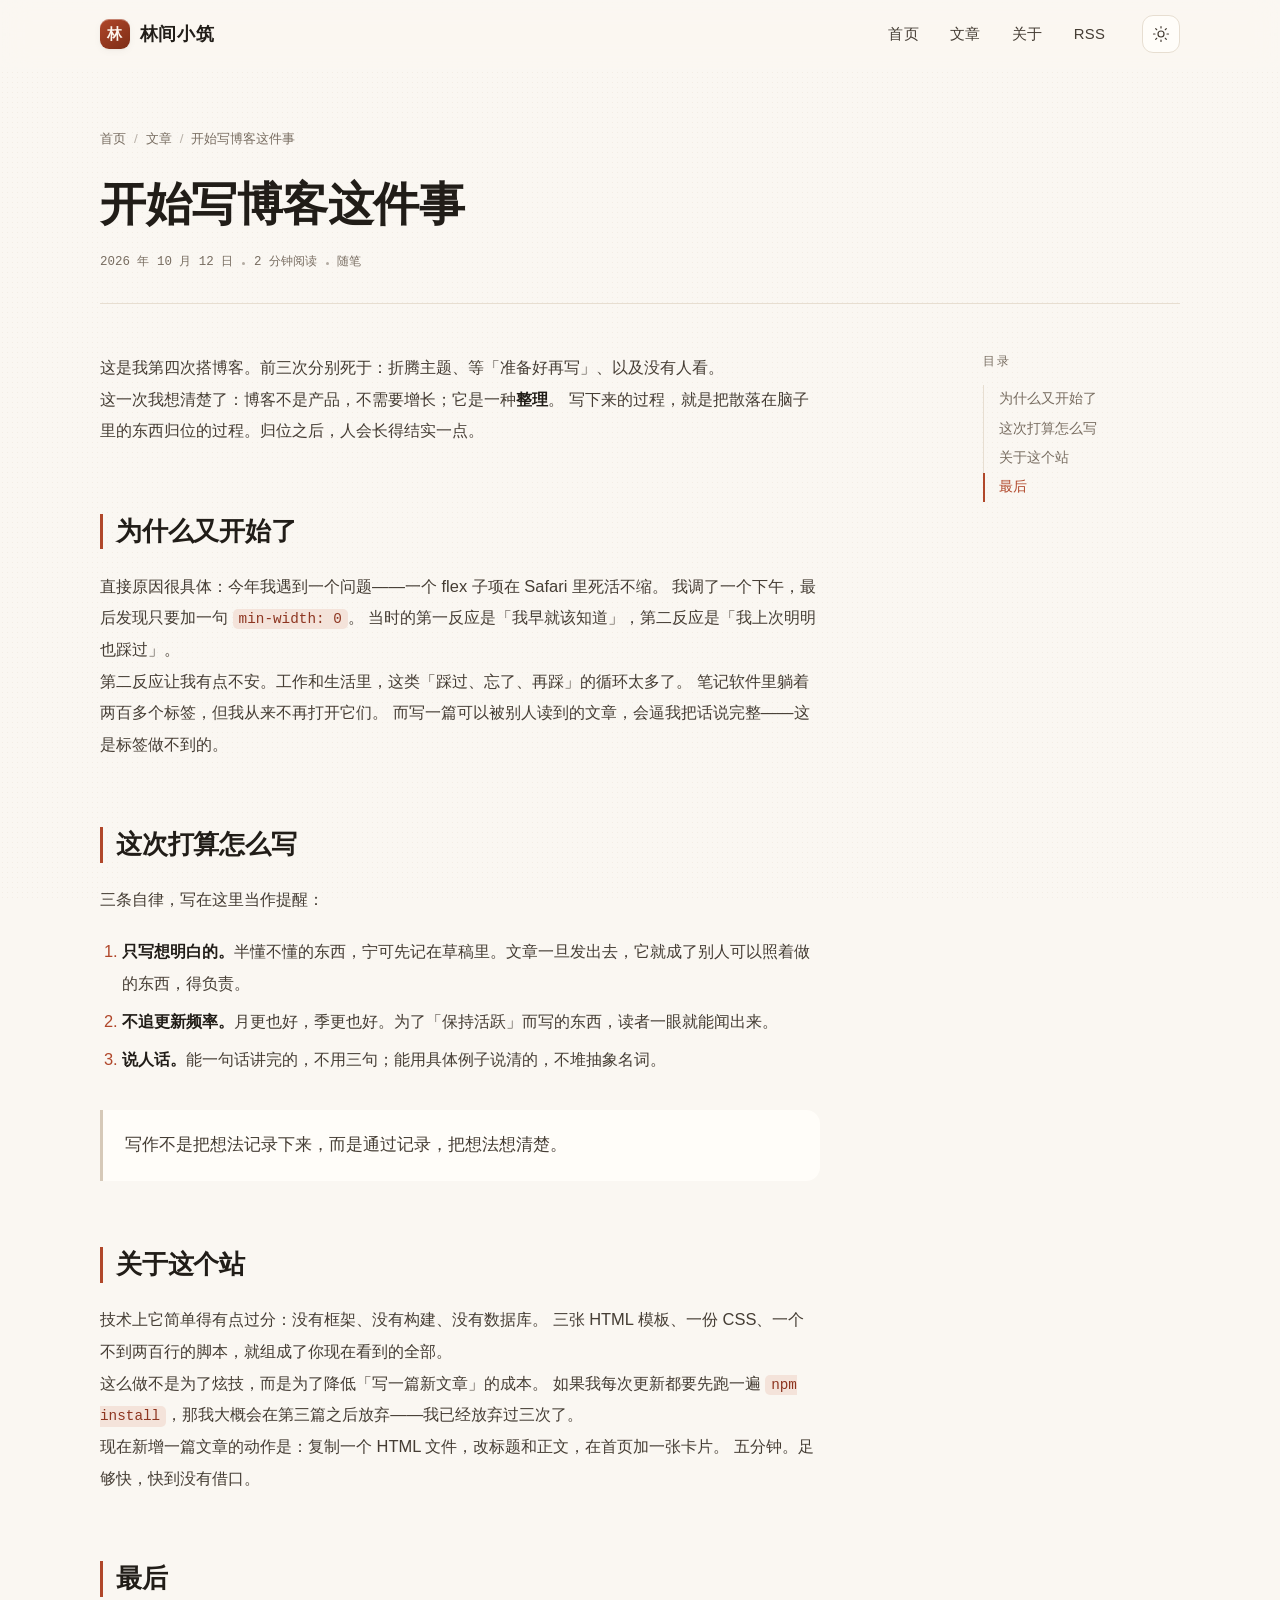
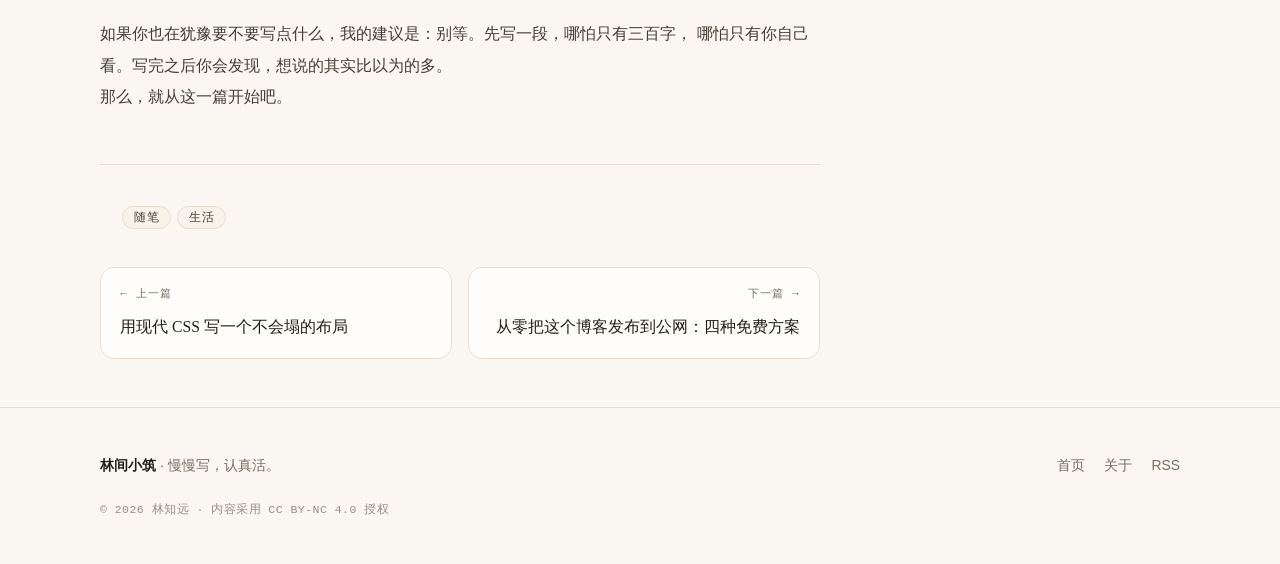
<file: posts/hello-blog.html>
<!DOCTYPE html>
<html lang="zh-CN">
<head>
  <meta charset="UTF-8">
  <meta name="viewport" content="width=device-width, initial-scale=1">
  <title>开始写博客这件事 · 林间小筑</title>
  <meta name="description" content="我关掉过三个博客。这一次，我想换一种写法：不追流量，不求日更，只把想明白的事留下来。">
  <meta name="author" content="林知远">
  <meta name="theme-color" content="#faf7f2" media="(prefers-color-scheme: light)">
  <meta name="theme-color" content="#131110" media="(prefers-color-scheme: dark)">
  <meta property="og:type" content="article">
  <meta property="og:title" content="开始写博客这件事">
  <meta property="og:description" content="不追流量，不求日更，只把想明白的事留下来。">
  <link rel="icon" href="../assets/favicon.svg" type="image/svg+xml">
  <link rel="alternate" type="application/rss+xml" title="林间小筑 · RSS" href="../rss.xml">
  <link rel="stylesheet" href="../assets/css/style.css">
  <script>
    (function () {
      try {
        var t = localStorage.getItem('linjian-theme');
        if (t !== 'dark' && t !== 'light') {
          t = window.matchMedia('(prefers-color-scheme: dark)').matches ? 'dark' : 'light';
        }
        document.documentElement.setAttribute('data-theme', t);
      } catch (e) {}
    })();
  </script>
</head>
<body>
  <a class="skip-link" href="#main">跳到正文</a>
  <div class="progress-bar" data-progress aria-hidden="true"></div>

  <header class="site-head">
    <div class="wrap head-inner">
      <a class="brand" href="../index.html">
        <span class="brand-mark" aria-hidden="true">林</span>
        <span>林间小筑</span>
      </a>
      <nav class="nav" id="site-nav" aria-label="主导航">
        <a href="../index.html">首页</a>
        <a href="../index.html#posts">文章</a>
        <a href="../about.html">关于</a>
        <a href="../rss.xml">RSS</a>
      </nav>
      <div class="head-tools">
        <button class="icon-btn" type="button" data-theme-toggle aria-label="切换深浅色">
          <svg class="icon-sun" viewBox="0 0 24 24" fill="none" stroke="currentColor" stroke-width="1.6" stroke-linecap="round" aria-hidden="true">
            <circle cx="12" cy="12" r="4"></circle>
            <path d="M12 2v2M12 20v2M4.9 4.9l1.4 1.4M17.7 17.7l1.4 1.4M2 12h2M20 12h2M4.9 19.1l1.4-1.4M17.7 6.3l1.4-1.4"></path>
          </svg>
          <svg class="icon-moon" viewBox="0 0 24 24" fill="none" stroke="currentColor" stroke-width="1.6" stroke-linecap="round" stroke-linejoin="round" aria-hidden="true">
            <path d="M21 12.8A9 9 0 1 1 11.2 3a7 7 0 0 0 9.8 9.8z"></path>
          </svg>
        </button>
        <button class="icon-btn nav-toggle" type="button" aria-label="打开菜单" aria-controls="site-nav" aria-expanded="false">
          <svg viewBox="0 0 24 24" fill="none" stroke="currentColor" stroke-width="1.8" stroke-linecap="round" aria-hidden="true">
            <path d="M4 7h16M4 12h16M4 17h16"></path>
          </svg>
        </button>
      </div>
    </div>
  </header>

  <main id="main">
    <div class="post-hero">
      <div class="wrap">
        <nav class="breadcrumb" aria-label="面包屑">
          <a href="../index.html">首页</a>
          <span class="sep" aria-hidden="true">/</span>
          <a href="../index.html#posts">文章</a>
          <span class="sep" aria-hidden="true">/</span>
          <span>开始写博客这件事</span>
        </nav>
        <h1>开始写博客这件事</h1>
        <div class="post-meta">
          <time datetime="2026-10-12">2026 年 10 月 12 日</time>
          <span class="sep" aria-hidden="true"></span>
          <span data-read-time>4 分钟阅读</span>
          <span class="sep" aria-hidden="true"></span>
          <span>随笔</span>
        </div>
      </div>
    </div>

    <div class="wrap">
      <div class="post-layout">
        <article class="prose" data-article>
          <p>
            这是我第四次搭博客。前三次分别死于：折腾主题、等「准备好再写」、以及没有人看。
          </p>
          <p>
            这一次我想清楚了：博客不是产品，不需要增长；它是一种<strong>整理</strong>。
            写下来的过程，就是把散落在脑子里的东西归位的过程。归位之后，人会长得结实一点。
          </p>

          <h2>为什么又开始了</h2>
          <p>
            直接原因很具体：今年我遇到一个问题——一个 flex 子项在 Safari 里死活不缩。
            我调了一个下午，最后发现只要加一句 <code>min-width: 0</code>。
            当时的第一反应是「我早就该知道」，第二反应是「我上次明明也踩过」。
          </p>
          <p>
            第二反应让我有点不安。工作和生活里，这类「踩过、忘了、再踩」的循环太多了。
            笔记软件里躺着两百多个标签，但我从来不再打开它们。
            而写一篇可以被别人读到的文章，会逼我把话说完整——这是标签做不到的。
          </p>

          <h2>这次打算怎么写</h2>
          <p>三条自律，写在这里当作提醒：</p>
          <ol>
            <li><strong>只写想明白的。</strong>半懂不懂的东西，宁可先记在草稿里。文章一旦发出去，它就成了别人可以照着做的东西，得负责。</li>
            <li><strong>不追更新频率。</strong>月更也好，季更也好。为了「保持活跃」而写的东西，读者一眼就能闻出来。</li>
            <li><strong>说人话。</strong>能一句话讲完的，不用三句；能用具体例子说清的，不堆抽象名词。</li>
          </ol>

          <blockquote>
            <p>写作不是把想法记录下来，而是通过记录，把想法想清楚。</p>
          </blockquote>

          <h2>关于这个站</h2>
          <p>
            技术上它简单得有点过分：没有框架、没有构建、没有数据库。
            三张 HTML 模板、一份 CSS、一个不到两百行的脚本，就组成了你现在看到的全部。
          </p>
          <p>
            这么做不是为了炫技，而是为了降低「写一篇新文章」的成本。
            如果我每次更新都要先跑一遍 <code>npm install</code>，那我大概会在第三篇之后放弃——我已经放弃过三次了。
          </p>
          <p>
            现在新增一篇文章的动作是：复制一个 HTML 文件，改标题和正文，在首页加一张卡片。
            五分钟。足够快，快到没有借口。
          </p>

          <h2>最后</h2>
          <p>
            如果你也在犹豫要不要写点什么，我的建议是：别等。先写一段，哪怕只有三百字，
            哪怕只有你自己看。写完之后你会发现，想说的其实比以为的多。
          </p>
          <p>那么，就从这一篇开始吧。</p>

          <div class="post-foot">
            <ul class="tags">
              <li><a class="tag" href="../index.html#tag=随笔">随笔</a></li>
              <li><a class="tag" href="../index.html#tag=生活">生活</a></li>
            </ul>
            <nav class="post-nav" aria-label="上下篇">
              <a href="modern-css-layout.html" class="prev">
                <span class="label">← 上一篇</span>
                <span class="title">用现代 CSS 写一个不会塌的布局</span>
              </a>
              <a href="deploy-static-blog.html" class="next">
                <span class="label">下一篇 →</span>
                <span class="title">从零把这个博客发布到公网：四种免费方案</span>
              </a>
            </nav>
          </div>
        </article>

        <aside class="toc" data-toc aria-label="文章目录">
          <p class="toc-title">目录</p>
        </aside>
      </div>
    </div>
  </main>

  <footer class="site-foot">
    <div class="wrap">
      <div class="foot-inner">
        <div>
          <strong style="color:var(--ink)">林间小筑</strong>
          <span>· 慢慢写，认真活。</span>
        </div>
        <nav class="foot-links" aria-label="页脚导航">
          <a href="../index.html">首页</a>
          <a href="../about.html">关于</a>
          <a href="../rss.xml">RSS</a>
        </nav>
      </div>
      <p class="foot-sign">© <span data-year>2026</span> 林知远 · 内容采用 CC BY-NC 4.0 授权</p>
    </div>
  </footer>

  <script src="../assets/js/main.js"></script>
</body>
</html>
</file>
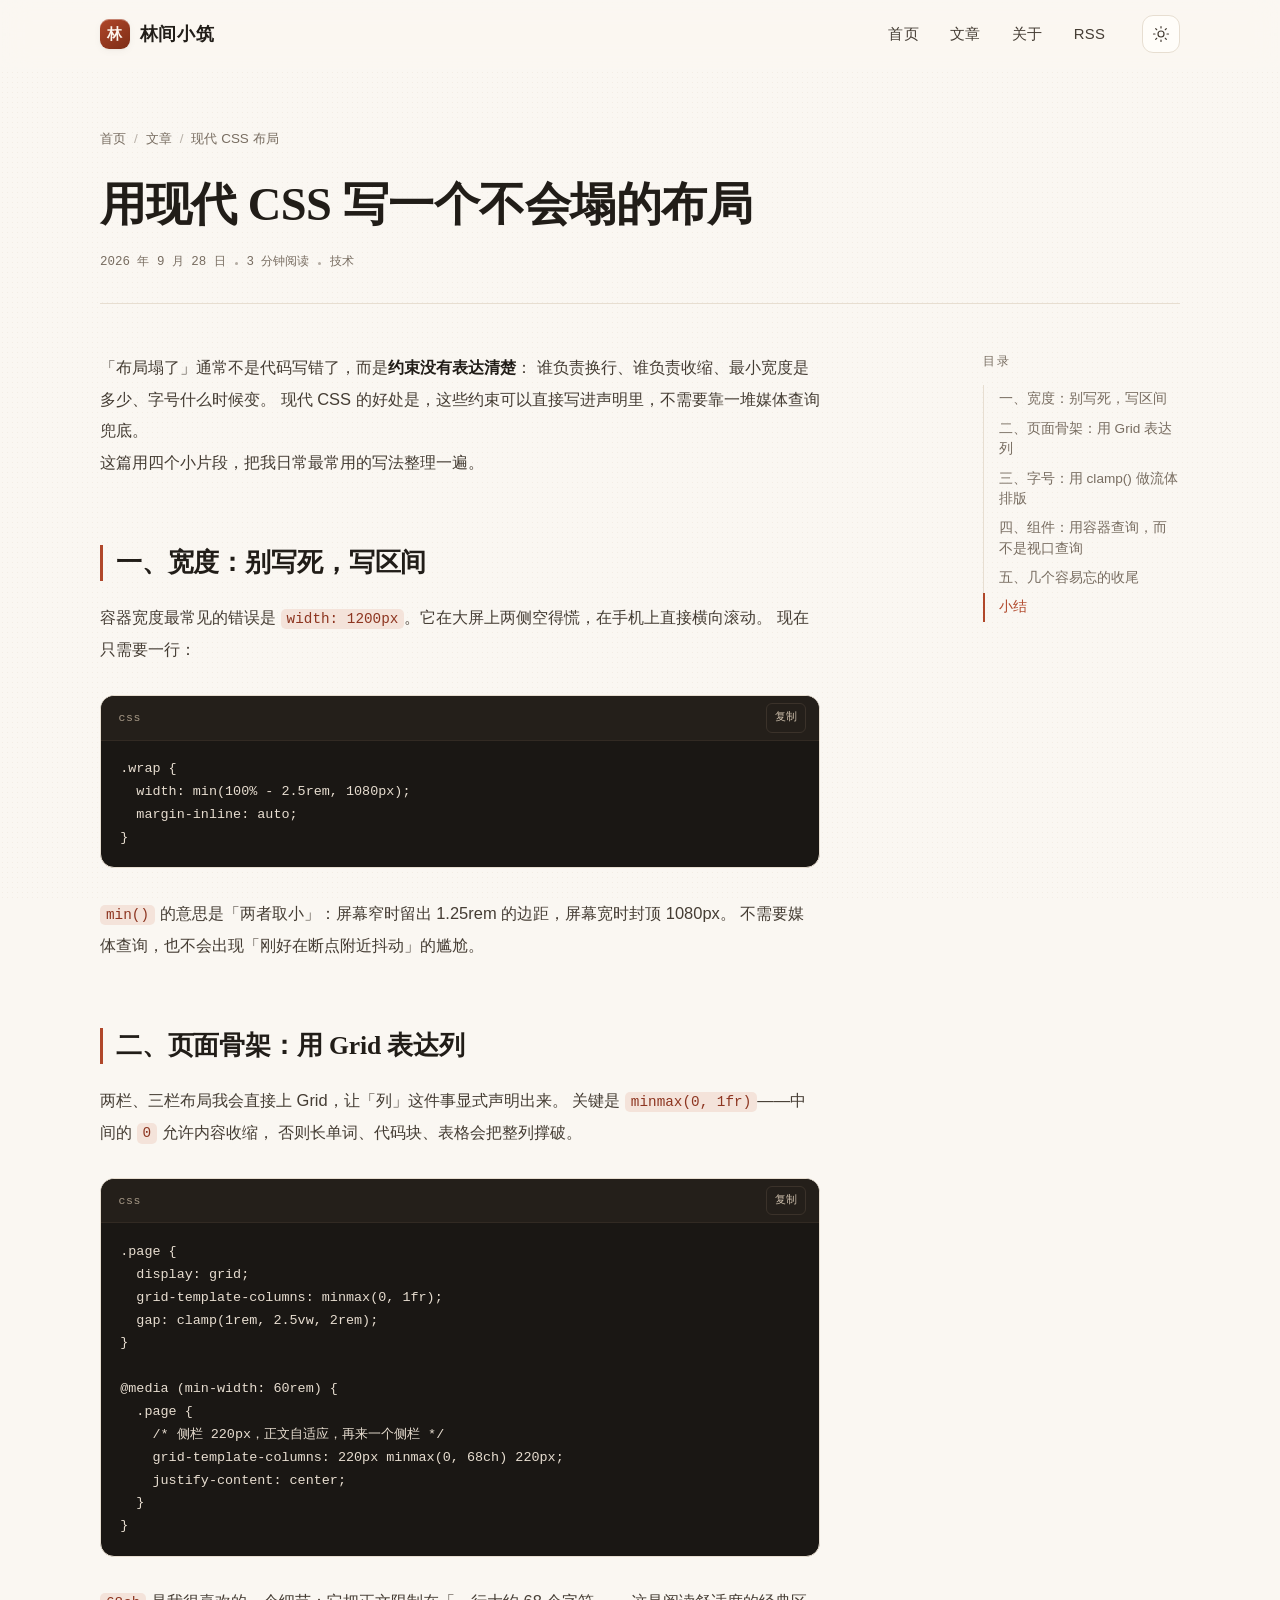
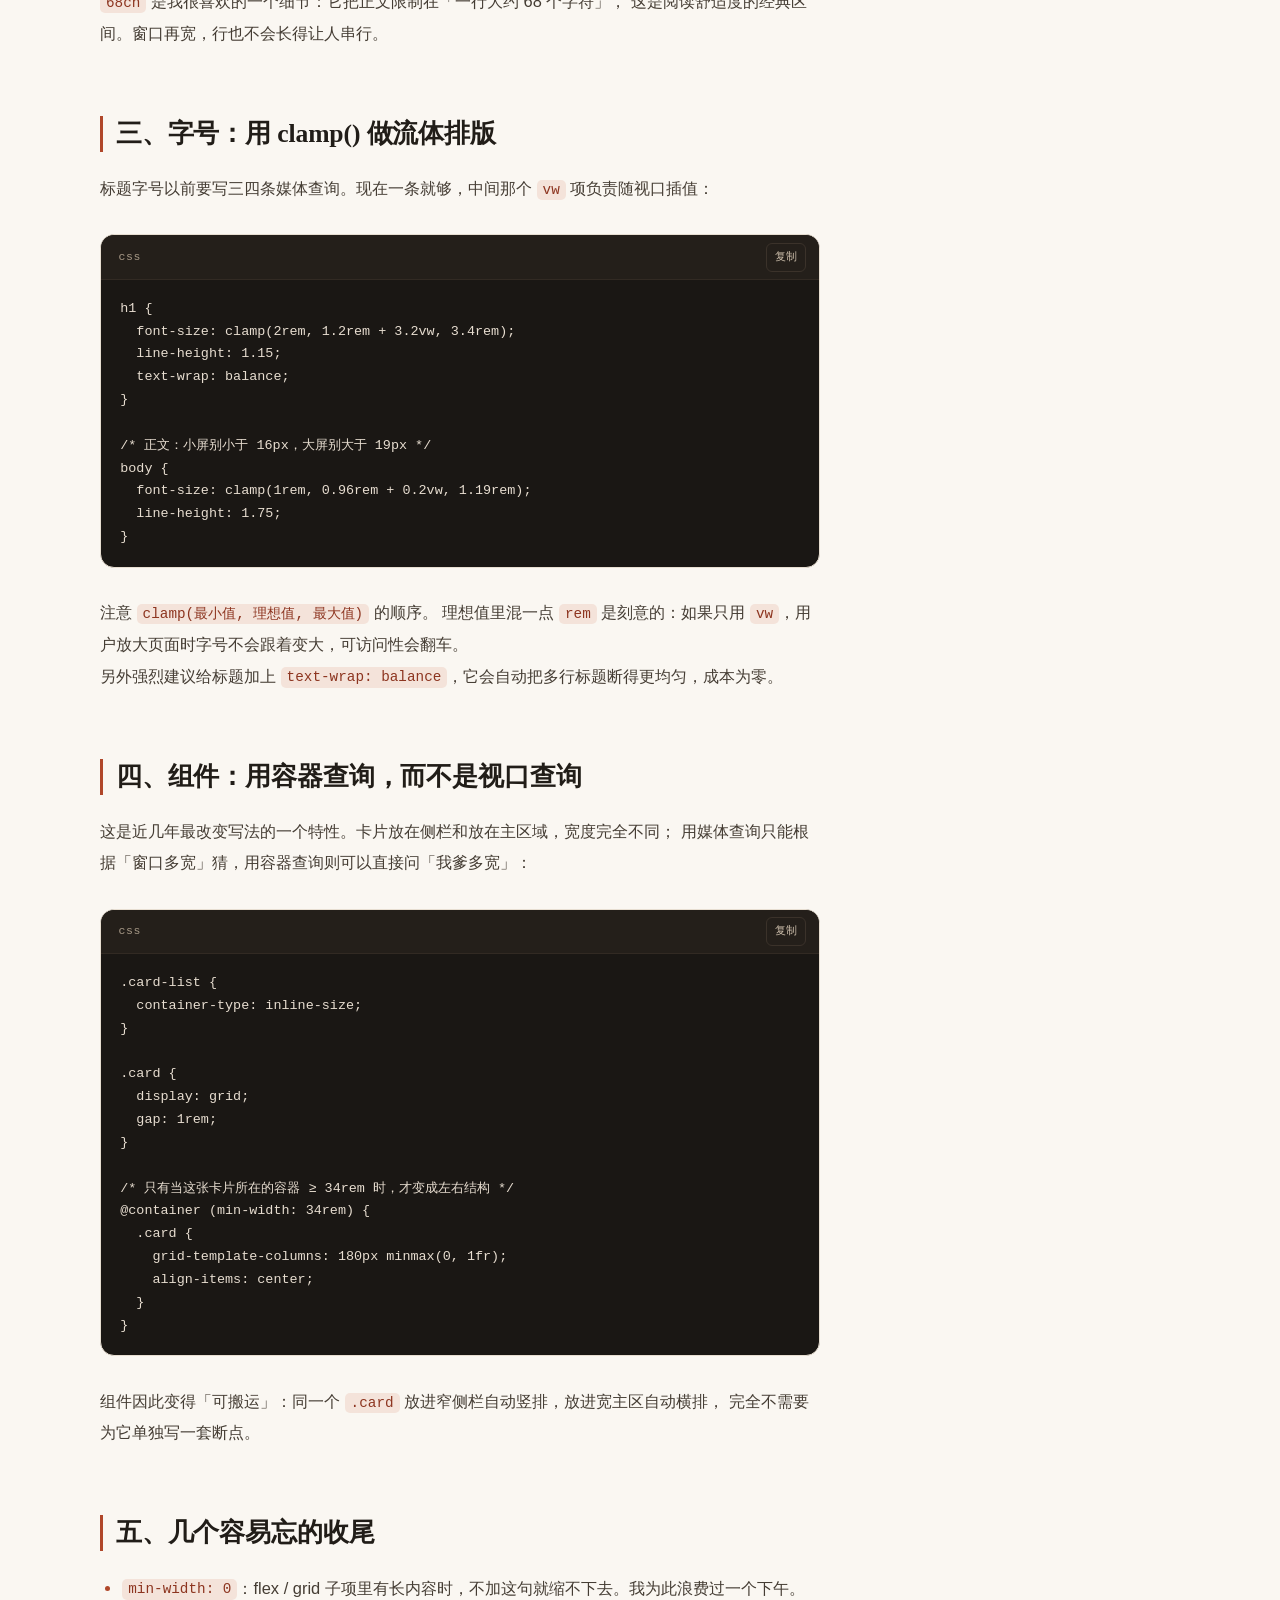
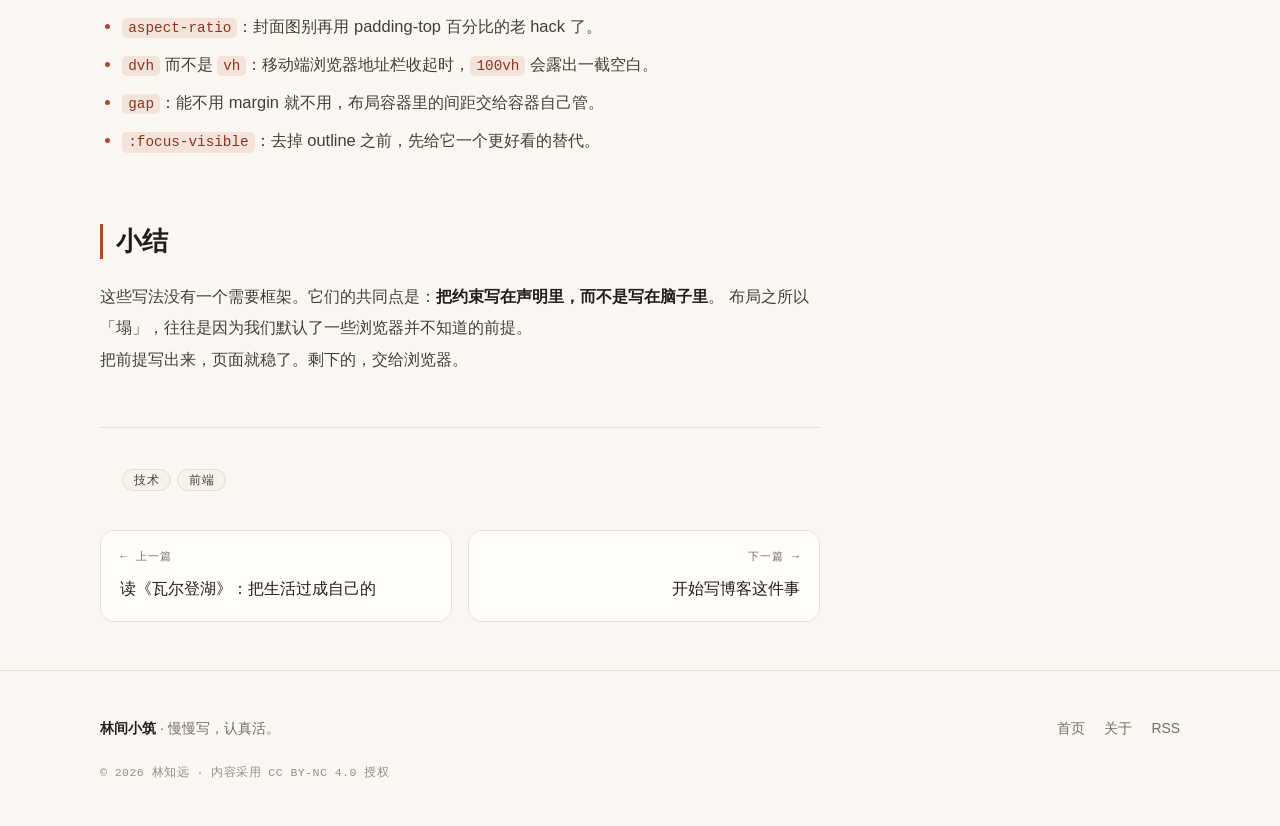
<file: posts/modern-css-layout.html>
<!DOCTYPE html>
<html lang="zh-CN">
<head>
  <meta charset="UTF-8">
  <meta name="viewport" content="width=device-width, initial-scale=1">
  <title>用现代 CSS 写一个不会塌的布局 · 林间小筑</title>
  <meta name="description" content="Grid、Flex、clamp() 与容器查询：不引入框架，也能写出在 320px 到 4K 之间都稳当的页面。">
  <meta name="author" content="林知远">
  <meta name="theme-color" content="#faf7f2" media="(prefers-color-scheme: light)">
  <meta name="theme-color" content="#131110" media="(prefers-color-scheme: dark)">
  <meta property="og:type" content="article">
  <meta property="og:title" content="用现代 CSS 写一个不会塌的布局">
  <meta property="og:description" content="Grid、Flex、clamp() 与容器查询的实战用法。">
  <link rel="icon" href="../assets/favicon.svg" type="image/svg+xml">
  <link rel="alternate" type="application/rss+xml" title="林间小筑 · RSS" href="../rss.xml">
  <link rel="stylesheet" href="../assets/css/style.css">
  <script>
    (function () {
      try {
        var t = localStorage.getItem('linjian-theme');
        if (t !== 'dark' && t !== 'light') {
          t = window.matchMedia('(prefers-color-scheme: dark)').matches ? 'dark' : 'light';
        }
        document.documentElement.setAttribute('data-theme', t);
      } catch (e) {}
    })();
  </script>
</head>
<body>
  <a class="skip-link" href="#main">跳到正文</a>
  <div class="progress-bar" data-progress aria-hidden="true"></div>

  <header class="site-head">
    <div class="wrap head-inner">
      <a class="brand" href="../index.html">
        <span class="brand-mark" aria-hidden="true">林</span>
        <span>林间小筑</span>
      </a>
      <nav class="nav" id="site-nav" aria-label="主导航">
        <a href="../index.html">首页</a>
        <a href="../index.html#posts">文章</a>
        <a href="../about.html">关于</a>
        <a href="../rss.xml">RSS</a>
      </nav>
      <div class="head-tools">
        <button class="icon-btn" type="button" data-theme-toggle aria-label="切换深浅色">
          <svg class="icon-sun" viewBox="0 0 24 24" fill="none" stroke="currentColor" stroke-width="1.6" stroke-linecap="round" aria-hidden="true">
            <circle cx="12" cy="12" r="4"></circle>
            <path d="M12 2v2M12 20v2M4.9 4.9l1.4 1.4M17.7 17.7l1.4 1.4M2 12h2M20 12h2M4.9 19.1l1.4-1.4M17.7 6.3l1.4-1.4"></path>
          </svg>
          <svg class="icon-moon" viewBox="0 0 24 24" fill="none" stroke="currentColor" stroke-width="1.6" stroke-linecap="round" stroke-linejoin="round" aria-hidden="true">
            <path d="M21 12.8A9 9 0 1 1 11.2 3a7 7 0 0 0 9.8 9.8z"></path>
          </svg>
        </button>
        <button class="icon-btn nav-toggle" type="button" aria-label="打开菜单" aria-controls="site-nav" aria-expanded="false">
          <svg viewBox="0 0 24 24" fill="none" stroke="currentColor" stroke-width="1.8" stroke-linecap="round" aria-hidden="true">
            <path d="M4 7h16M4 12h16M4 17h16"></path>
          </svg>
        </button>
      </div>
    </div>
  </header>

  <main id="main">
    <div class="post-hero">
      <div class="wrap">
        <nav class="breadcrumb" aria-label="面包屑">
          <a href="../index.html">首页</a>
          <span class="sep" aria-hidden="true">/</span>
          <a href="../index.html#posts">文章</a>
          <span class="sep" aria-hidden="true">/</span>
          <span>现代 CSS 布局</span>
        </nav>
        <h1>用现代 CSS 写一个不会塌的布局</h1>
        <div class="post-meta">
          <time datetime="2026-09-28">2026 年 9 月 28 日</time>
          <span class="sep" aria-hidden="true"></span>
          <span data-read-time>7 分钟阅读</span>
          <span class="sep" aria-hidden="true"></span>
          <span>技术</span>
        </div>
      </div>
    </div>

    <div class="wrap">
      <div class="post-layout">
        <article class="prose" data-article>
          <p>
            「布局塌了」通常不是代码写错了，而是<strong>约束没有表达清楚</strong>：
            谁负责换行、谁负责收缩、最小宽度是多少、字号什么时候变。
            现代 CSS 的好处是，这些约束可以直接写进声明里，不需要靠一堆媒体查询兜底。
          </p>
          <p>这篇用四个小片段，把我日常最常用的写法整理一遍。</p>

          <h2>一、宽度：别写死，写区间</h2>
          <p>
            容器宽度最常见的错误是 <code>width: 1200px</code>。它在大屏上两侧空得慌，在手机上直接横向滚动。
            现在只需要一行：
          </p>
          <div class="code-block">
            <div class="code-head"><span>css</span></div>
            <pre><code class="language-css">.wrap {
  width: min(100% - 2.5rem, 1080px);
  margin-inline: auto;
}</code></pre>
          </div>
          <p>
            <code>min()</code> 的意思是「两者取小」：屏幕窄时留出 1.25rem 的边距，屏幕宽时封顶 1080px。
            不需要媒体查询，也不会出现「刚好在断点附近抖动」的尴尬。
          </p>

          <h2>二、页面骨架：用 Grid 表达列</h2>
          <p>
            两栏、三栏布局我会直接上 Grid，让「列」这件事显式声明出来。
            关键是 <code>minmax(0, 1fr)</code>——中间的 <code>0</code> 允许内容收缩，
            否则长单词、代码块、表格会把整列撑破。
          </p>
          <div class="code-block">
            <div class="code-head"><span>css</span></div>
            <pre><code class="language-css">.page {
  display: grid;
  grid-template-columns: minmax(0, 1fr);
  gap: clamp(1rem, 2.5vw, 2rem);
}

@media (min-width: 60rem) {
  .page {
    /* 侧栏 220px，正文自适应，再来一个侧栏 */
    grid-template-columns: 220px minmax(0, 68ch) 220px;
    justify-content: center;
  }
}</code></pre>
          </div>
          <p>
            <code>68ch</code> 是我很喜欢的一个细节：它把正文限制在「一行大约 68 个字符」，
            这是阅读舒适度的经典区间。窗口再宽，行也不会长得让人串行。
          </p>

          <h2>三、字号：用 clamp() 做流体排版</h2>
          <p>
            标题字号以前要写三四条媒体查询。现在一条就够，中间那个 <code>vw</code> 项负责随视口插值：
          </p>
          <div class="code-block">
            <div class="code-head"><span>css</span></div>
            <pre><code class="language-css">h1 {
  font-size: clamp(2rem, 1.2rem + 3.2vw, 3.4rem);
  line-height: 1.15;
  text-wrap: balance;
}

/* 正文：小屏别小于 16px，大屏别大于 19px */
body {
  font-size: clamp(1rem, 0.96rem + 0.2vw, 1.19rem);
  line-height: 1.75;
}</code></pre>
          </div>
          <p>
            注意 <code>clamp(最小值, 理想值, 最大值)</code> 的顺序。
            理想值里混一点 <code>rem</code> 是刻意的：如果只用 <code>vw</code>，用户放大页面时字号不会跟着变大，可访问性会翻车。
          </p>
          <p>另外强烈建议给标题加上 <code>text-wrap: balance</code>，它会自动把多行标题断得更均匀，成本为零。</p>

          <h2>四、组件：用容器查询，而不是视口查询</h2>
          <p>
            这是近几年最改变写法的一个特性。卡片放在侧栏和放在主区域，宽度完全不同；
            用媒体查询只能根据「窗口多宽」猜，用容器查询则可以直接问「我爹多宽」：
          </p>
          <div class="code-block">
            <div class="code-head"><span>css</span></div>
            <pre><code class="language-css">.card-list {
  container-type: inline-size;
}

.card {
  display: grid;
  gap: 1rem;
}

/* 只有当这张卡片所在的容器 ≥ 34rem 时，才变成左右结构 */
@container (min-width: 34rem) {
  .card {
    grid-template-columns: 180px minmax(0, 1fr);
    align-items: center;
  }
}</code></pre>
          </div>
          <p>
            组件因此变得「可搬运」：同一个 <code>.card</code> 放进窄侧栏自动竖排，放进宽主区自动横排，
            完全不需要为它单独写一套断点。
          </p>

          <h2>五、几个容易忘的收尾</h2>
          <ul>
            <li><code>min-width: 0</code>：flex / grid 子项里有长内容时，不加这句就缩不下去。我为此浪费过一个下午。</li>
            <li><code>aspect-ratio</code>：封面图别再用 padding-top 百分比的老 hack 了。</li>
            <li><code>dvh</code> 而不是 <code>vh</code>：移动端浏览器地址栏收起时，<code>100vh</code> 会露出一截空白。</li>
            <li><code>gap</code>：能不用 margin 就不用，布局容器里的间距交给容器自己管。</li>
            <li><code>:focus-visible</code>：去掉 outline 之前，先给它一个更好看的替代。</li>
          </ul>

          <h2>小结</h2>
          <p>
            这些写法没有一个需要框架。它们的共同点是：<strong>把约束写在声明里，而不是写在脑子里</strong>。
            布局之所以「塌」，往往是因为我们默认了一些浏览器并不知道的前提。
          </p>
          <p>把前提写出来，页面就稳了。剩下的，交给浏览器。</p>

          <div class="post-foot">
            <ul class="tags">
              <li><a class="tag" href="../index.html#tag=技术">技术</a></li>
              <li><a class="tag" href="../index.html#tag=前端">前端</a></li>
            </ul>
            <nav class="post-nav" aria-label="上下篇">
              <a href="reading-walden.html" class="prev">
                <span class="label">← 上一篇</span>
                <span class="title">读《瓦尔登湖》：把生活过成自己的</span>
              </a>
              <a href="hello-blog.html" class="next">
                <span class="label">下一篇 →</span>
                <span class="title">开始写博客这件事</span>
              </a>
            </nav>
          </div>
        </article>

        <aside class="toc" data-toc aria-label="文章目录">
          <p class="toc-title">目录</p>
        </aside>
      </div>
    </div>
  </main>

  <footer class="site-foot">
    <div class="wrap">
      <div class="foot-inner">
        <div>
          <strong style="color:var(--ink)">林间小筑</strong>
          <span>· 慢慢写，认真活。</span>
        </div>
        <nav class="foot-links" aria-label="页脚导航">
          <a href="../index.html">首页</a>
          <a href="../about.html">关于</a>
          <a href="../rss.xml">RSS</a>
        </nav>
      </div>
      <p class="foot-sign">© <span data-year>2026</span> 林知远 · 内容采用 CC BY-NC 4.0 授权</p>
    </div>
  </footer>

  <script src="../assets/js/main.js"></script>
</body>
</html>
</file>
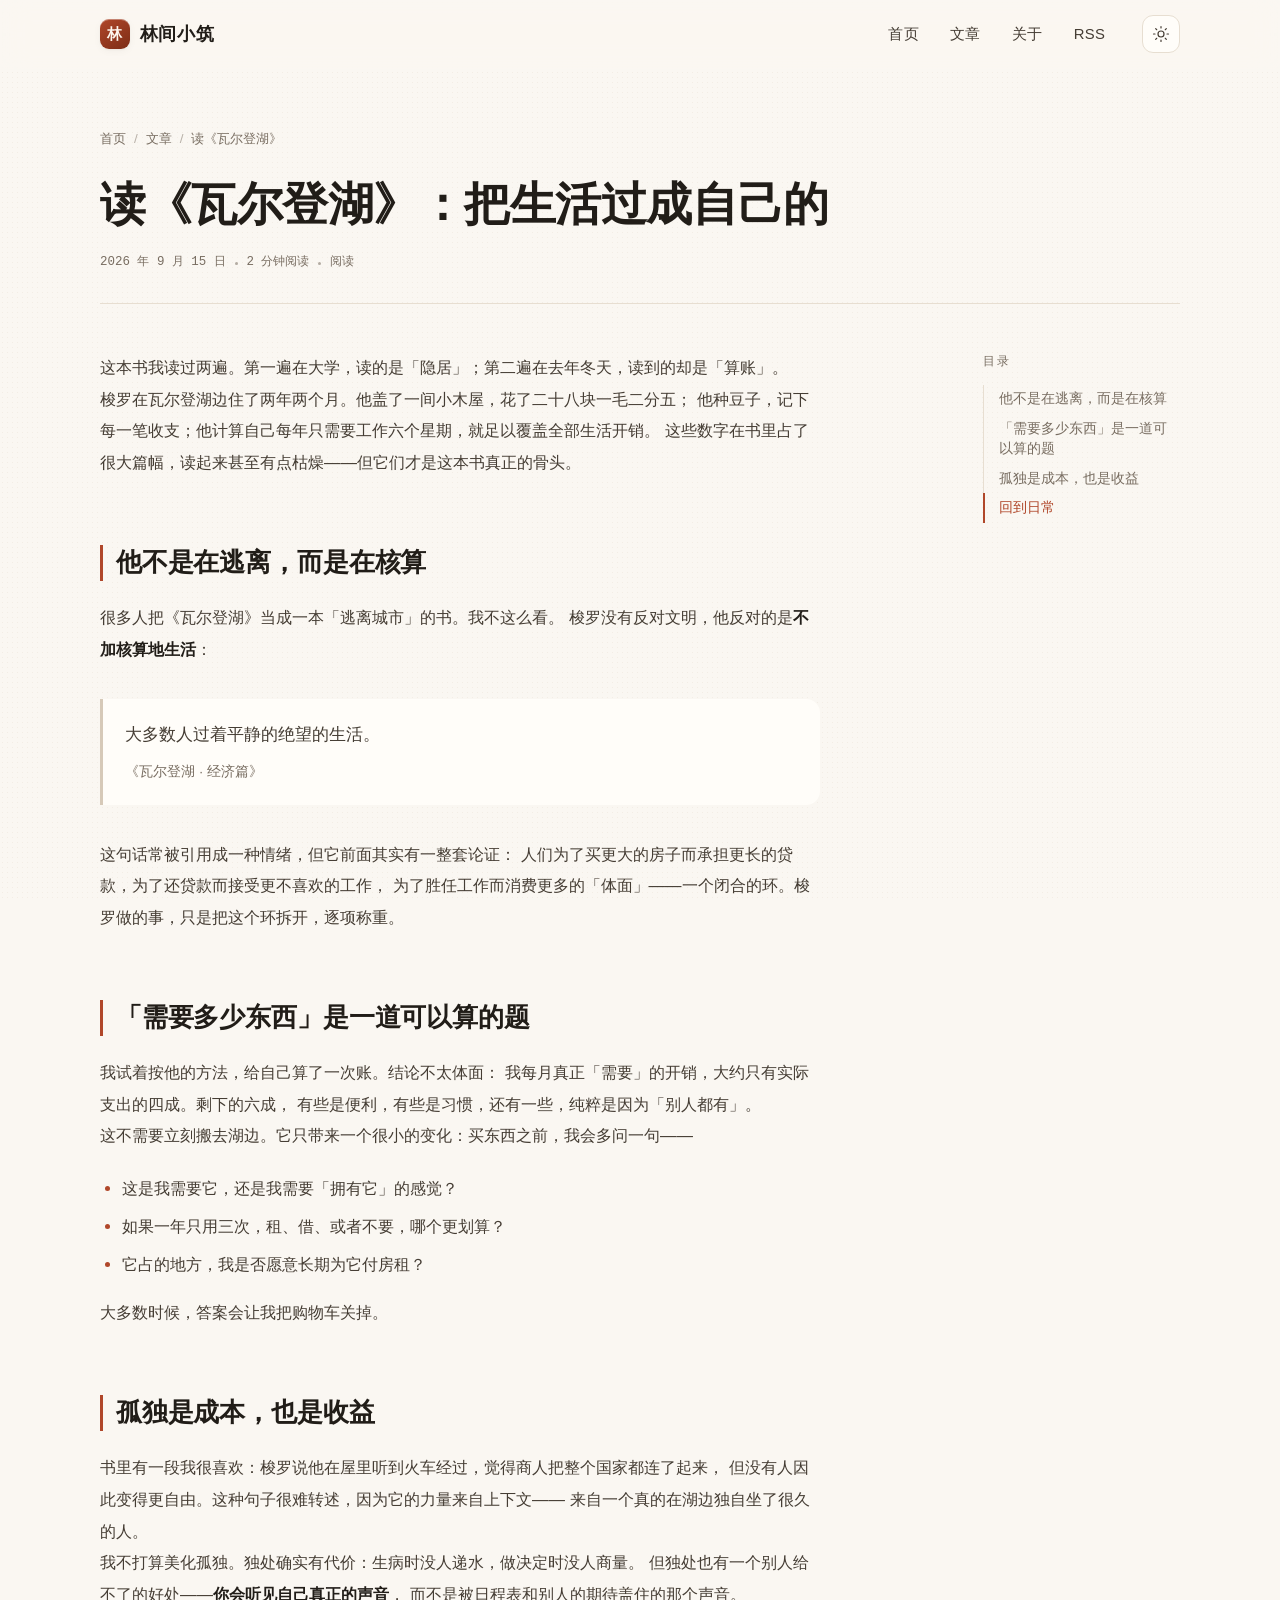
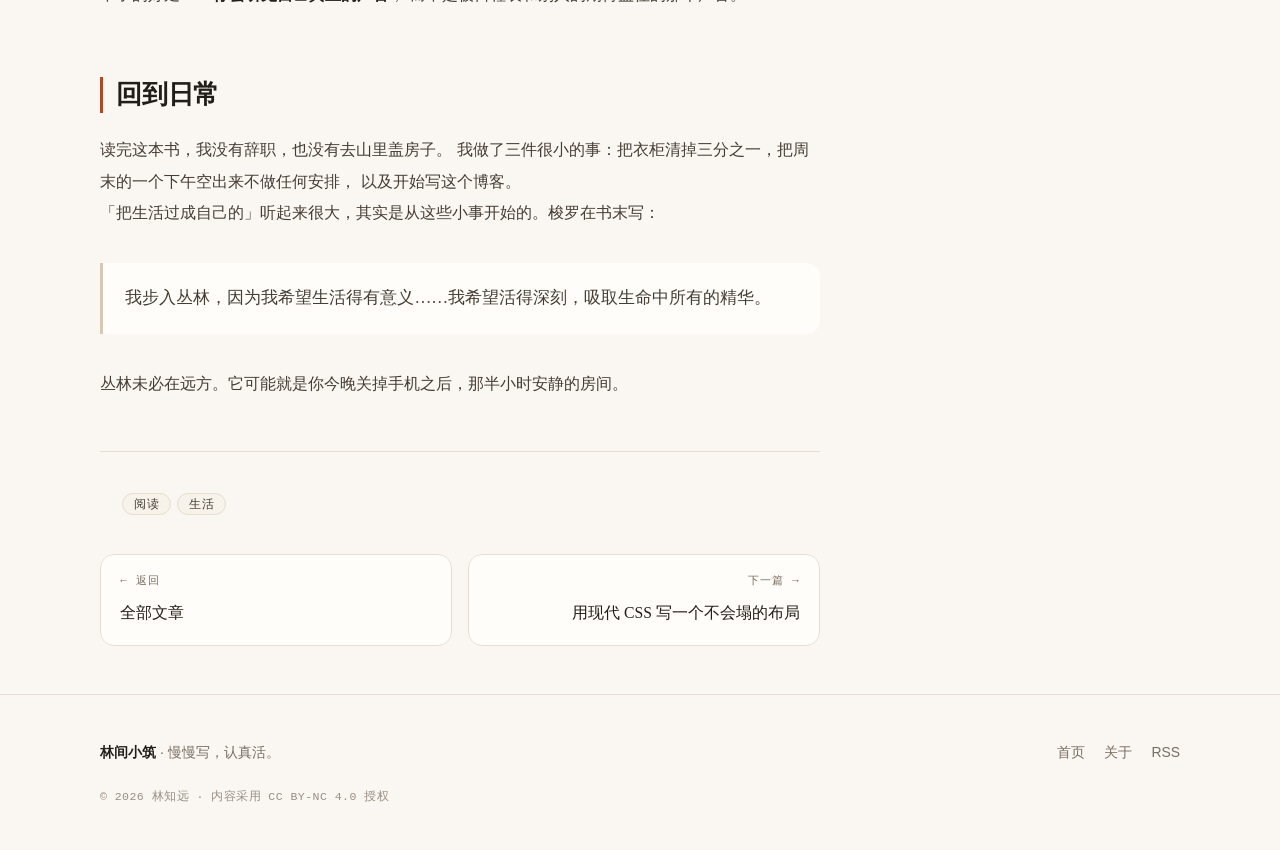
<file: posts/reading-walden.html>
<!DOCTYPE html>
<html lang="zh-CN">
<head>
  <meta charset="UTF-8">
  <meta name="viewport" content="width=device-width, initial-scale=1">
  <title>读《瓦尔登湖》：把生活过成自己的 · 林间小筑</title>
  <meta name="description" content="重读《瓦尔登湖》，记下的不是隐居，而是「一个人到底需要多少东西」。">
  <meta name="author" content="林知远">
  <meta name="theme-color" content="#faf7f2" media="(prefers-color-scheme: light)">
  <meta name="theme-color" content="#131110" media="(prefers-color-scheme: dark)">
  <meta property="og:type" content="article">
  <meta property="og:title" content="读《瓦尔登湖》：把生活过成自己的">
  <meta property="og:description" content="一个人到底需要多少东西。">
  <link rel="icon" href="../assets/favicon.svg" type="image/svg+xml">
  <link rel="alternate" type="application/rss+xml" title="林间小筑 · RSS" href="../rss.xml">
  <link rel="stylesheet" href="../assets/css/style.css">
  <script>
    (function () {
      try {
        var t = localStorage.getItem('linjian-theme');
        if (t !== 'dark' && t !== 'light') {
          t = window.matchMedia('(prefers-color-scheme: dark)').matches ? 'dark' : 'light';
        }
        document.documentElement.setAttribute('data-theme', t);
      } catch (e) {}
    })();
  </script>
</head>
<body>
  <a class="skip-link" href="#main">跳到正文</a>
  <div class="progress-bar" data-progress aria-hidden="true"></div>

  <header class="site-head">
    <div class="wrap head-inner">
      <a class="brand" href="../index.html">
        <span class="brand-mark" aria-hidden="true">林</span>
        <span>林间小筑</span>
      </a>
      <nav class="nav" id="site-nav" aria-label="主导航">
        <a href="../index.html">首页</a>
        <a href="../index.html#posts">文章</a>
        <a href="../about.html">关于</a>
        <a href="../rss.xml">RSS</a>
      </nav>
      <div class="head-tools">
        <button class="icon-btn" type="button" data-theme-toggle aria-label="切换深浅色">
          <svg class="icon-sun" viewBox="0 0 24 24" fill="none" stroke="currentColor" stroke-width="1.6" stroke-linecap="round" aria-hidden="true">
            <circle cx="12" cy="12" r="4"></circle>
            <path d="M12 2v2M12 20v2M4.9 4.9l1.4 1.4M17.7 17.7l1.4 1.4M2 12h2M20 12h2M4.9 19.1l1.4-1.4M17.7 6.3l1.4-1.4"></path>
          </svg>
          <svg class="icon-moon" viewBox="0 0 24 24" fill="none" stroke="currentColor" stroke-width="1.6" stroke-linecap="round" stroke-linejoin="round" aria-hidden="true">
            <path d="M21 12.8A9 9 0 1 1 11.2 3a7 7 0 0 0 9.8 9.8z"></path>
          </svg>
        </button>
        <button class="icon-btn nav-toggle" type="button" aria-label="打开菜单" aria-controls="site-nav" aria-expanded="false">
          <svg viewBox="0 0 24 24" fill="none" stroke="currentColor" stroke-width="1.8" stroke-linecap="round" aria-hidden="true">
            <path d="M4 7h16M4 12h16M4 17h16"></path>
          </svg>
        </button>
      </div>
    </div>
  </header>

  <main id="main">
    <div class="post-hero">
      <div class="wrap">
        <nav class="breadcrumb" aria-label="面包屑">
          <a href="../index.html">首页</a>
          <span class="sep" aria-hidden="true">/</span>
          <a href="../index.html#posts">文章</a>
          <span class="sep" aria-hidden="true">/</span>
          <span>读《瓦尔登湖》</span>
        </nav>
        <h1>读《瓦尔登湖》：把生活过成自己的</h1>
        <div class="post-meta">
          <time datetime="2026-09-15">2026 年 9 月 15 日</time>
          <span class="sep" aria-hidden="true"></span>
          <span data-read-time>5 分钟阅读</span>
          <span class="sep" aria-hidden="true"></span>
          <span>阅读</span>
        </div>
      </div>
    </div>

    <div class="wrap">
      <div class="post-layout">
        <article class="prose" data-article>
          <p>
            这本书我读过两遍。第一遍在大学，读的是「隐居」；第二遍在去年冬天，读到的却是「算账」。
          </p>
          <p>
            梭罗在瓦尔登湖边住了两年两个月。他盖了一间小木屋，花了二十八块一毛二分五；
            他种豆子，记下每一笔收支；他计算自己每年只需要工作六个星期，就足以覆盖全部生活开销。
            这些数字在书里占了很大篇幅，读起来甚至有点枯燥——但它们才是这本书真正的骨头。
          </p>

          <h2>他不是在逃离，而是在核算</h2>
          <p>
            很多人把《瓦尔登湖》当成一本「逃离城市」的书。我不这么看。
            梭罗没有反对文明，他反对的是<strong>不加核算地生活</strong>：
          </p>
          <blockquote>
            <p>大多数人过着平静的绝望的生活。</p>
            <cite>《瓦尔登湖 · 经济篇》</cite>
          </blockquote>
          <p>
            这句话常被引用成一种情绪，但它前面其实有一整套论证：
            人们为了买更大的房子而承担更长的贷款，为了还贷款而接受更不喜欢的工作，
            为了胜任工作而消费更多的「体面」——一个闭合的环。梭罗做的事，只是把这个环拆开，逐项称重。
          </p>

          <h2>「需要多少东西」是一道可以算的题</h2>
          <p>
            我试着按他的方法，给自己算了一次账。结论不太体面：
            我每月真正「需要」的开销，大约只有实际支出的四成。剩下的六成，
            有些是便利，有些是习惯，还有一些，纯粹是因为「别人都有」。
          </p>
          <p>这不需要立刻搬去湖边。它只带来一个很小的变化：买东西之前，我会多问一句——</p>
          <ul>
            <li>这是我需要它，还是我需要「拥有它」的感觉？</li>
            <li>如果一年只用三次，租、借、或者不要，哪个更划算？</li>
            <li>它占的地方，我是否愿意长期为它付房租？</li>
          </ul>
          <p>大多数时候，答案会让我把购物车关掉。</p>

          <h2>孤独是成本，也是收益</h2>
          <p>
            书里有一段我很喜欢：梭罗说他在屋里听到火车经过，觉得商人把整个国家都连了起来，
            但没有人因此变得更自由。这种句子很难转述，因为它的力量来自上下文——
            来自一个真的在湖边独自坐了很久的人。
          </p>
          <p>
            我不打算美化孤独。独处确实有代价：生病时没人递水，做决定时没人商量。
            但独处也有一个别人给不了的好处——<strong>你会听见自己真正的声音</strong>，
            而不是被日程表和别人的期待盖住的那个声音。
          </p>

          <h2>回到日常</h2>
          <p>
            读完这本书，我没有辞职，也没有去山里盖房子。
            我做了三件很小的事：把衣柜清掉三分之一，把周末的一个下午空出来不做任何安排，
            以及开始写这个博客。
          </p>
          <p>「把生活过成自己的」听起来很大，其实是从这些小事开始的。梭罗在书末写：</p>
          <blockquote>
            <p>我步入丛林，因为我希望生活得有意义……我希望活得深刻，吸取生命中所有的精华。</p>
          </blockquote>
          <p>丛林未必在远方。它可能就是你今晚关掉手机之后，那半小时安静的房间。</p>

          <div class="post-foot">
            <ul class="tags">
              <li><a class="tag" href="../index.html#tag=阅读">阅读</a></li>
              <li><a class="tag" href="../index.html#tag=生活">生活</a></li>
            </ul>
            <nav class="post-nav" aria-label="上下篇">
              <a href="../index.html#posts" class="prev">
                <span class="label">← 返回</span>
                <span class="title">全部文章</span>
              </a>
              <a href="modern-css-layout.html" class="next">
                <span class="label">下一篇 →</span>
                <span class="title">用现代 CSS 写一个不会塌的布局</span>
              </a>
            </nav>
          </div>
        </article>

        <aside class="toc" data-toc aria-label="文章目录">
          <p class="toc-title">目录</p>
        </aside>
      </div>
    </div>
  </main>

  <footer class="site-foot">
    <div class="wrap">
      <div class="foot-inner">
        <div>
          <strong style="color:var(--ink)">林间小筑</strong>
          <span>· 慢慢写，认真活。</span>
        </div>
        <nav class="foot-links" aria-label="页脚导航">
          <a href="../index.html">首页</a>
          <a href="../about.html">关于</a>
          <a href="../rss.xml">RSS</a>
        </nav>
      </div>
      <p class="foot-sign">© <span data-year>2026</span> 林知远 · 内容采用 CC BY-NC 4.0 授权</p>
    </div>
  </footer>

  <script src="../assets/js/main.js"></script>
</body>
</html>
</file>
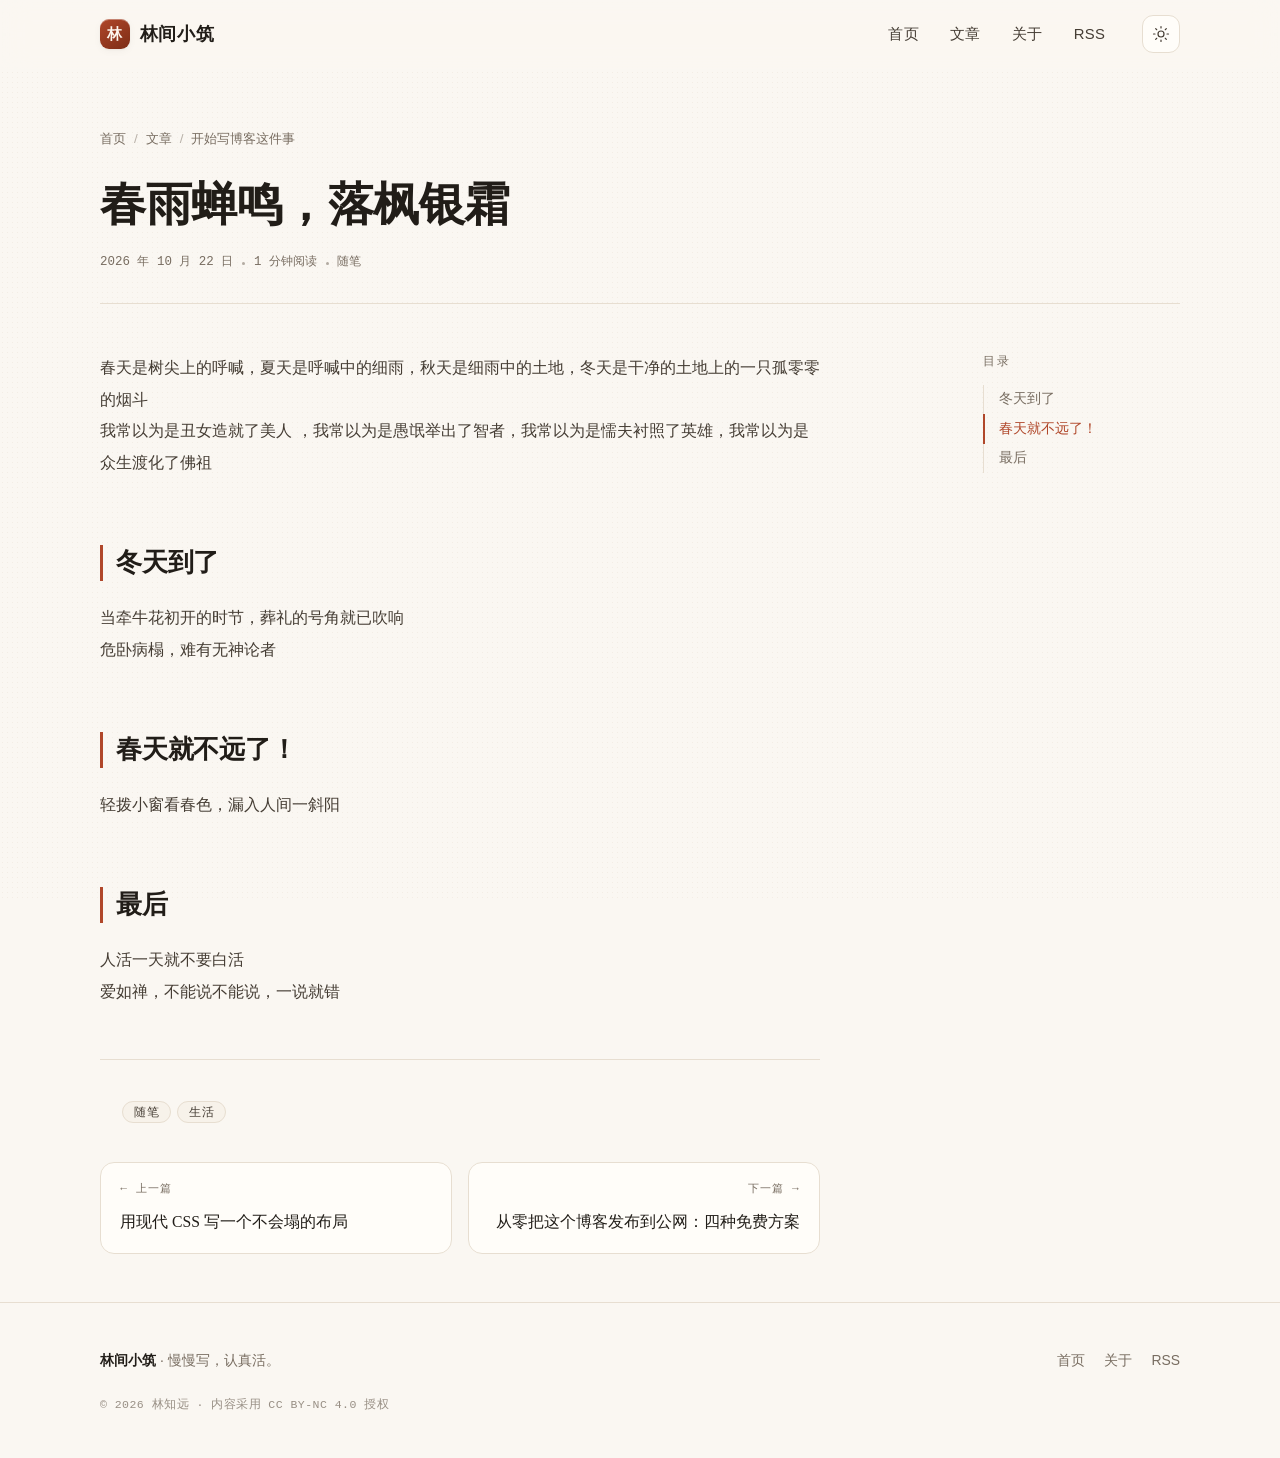
<file: posts/我的第一篇随笔.html>
<!DOCTYPE html>
<html lang="zh-CN">
<head>
  <meta charset="UTF-8">
  <meta name="viewport" content="width=device-width, initial-scale=1">
  <title>开始写博客这件事 · 林间小筑</title>
  <meta name="description" content="我关掉过三个博客。这一次，我想换一种写法：不追流量，不求日更，只把想明白的事留下来。">
  <meta name="author" content="王文强">
  <meta name="theme-color" content="#faf7f2" media="(prefers-color-scheme: light)">
  <meta name="theme-color" content="#131110" media="(prefers-color-scheme: dark)">
  <meta property="og:type" content="article">
  <meta property="og:title" content="开始写博客这件事">
  <meta property="og:description" content="不追流量，不求日更，只把想明白的事留下来。">
  <link rel="icon" href="../assets/favicon.svg" type="image/svg+xml">
  <link rel="alternate" type="application/rss+xml" title="林间小筑 · RSS" href="../rss.xml">
  <link rel="stylesheet" href="../assets/css/style.css">
  <script>
    (function () {
      try {
        var t = localStorage.getItem('linjian-theme');
        if (t !== 'dark' && t !== 'light') {
          t = window.matchMedia('(prefers-color-scheme: dark)').matches ? 'dark' : 'light';
        }
        document.documentElement.setAttribute('data-theme', t);
      } catch (e) {}
    })();
  </script>
</head>
<body>
  <a class="skip-link" href="#main">跳到正文</a>
  <div class="progress-bar" data-progress aria-hidden="true"></div>

  <header class="site-head">
    <div class="wrap head-inner">
      <a class="brand" href="../index.html">
        <span class="brand-mark" aria-hidden="true">林</span>
        <span>林间小筑</span>
      </a>
      <nav class="nav" id="site-nav" aria-label="主导航">
        <a href="../index.html">首页</a>
        <a href="../index.html#posts">文章</a>
        <a href="../about.html">关于</a>
        <a href="../rss.xml">RSS</a>
      </nav>
      <div class="head-tools">
        <button class="icon-btn" type="button" data-theme-toggle aria-label="切换深浅色">
          <svg class="icon-sun" viewBox="0 0 24 24" fill="none" stroke="currentColor" stroke-width="1.6" stroke-linecap="round" aria-hidden="true">
            <circle cx="12" cy="12" r="4"></circle>
            <path d="M12 2v2M12 20v2M4.9 4.9l1.4 1.4M17.7 17.7l1.4 1.4M2 12h2M20 12h2M4.9 19.1l1.4-1.4M17.7 6.3l1.4-1.4"></path>
          </svg>
          <svg class="icon-moon" viewBox="0 0 24 24" fill="none" stroke="currentColor" stroke-width="1.6" stroke-linecap="round" stroke-linejoin="round" aria-hidden="true">
            <path d="M21 12.8A9 9 0 1 1 11.2 3a7 7 0 0 0 9.8 9.8z"></path>
          </svg>
        </button>
        <button class="icon-btn nav-toggle" type="button" aria-label="打开菜单" aria-controls="site-nav" aria-expanded="false">
          <svg viewBox="0 0 24 24" fill="none" stroke="currentColor" stroke-width="1.8" stroke-linecap="round" aria-hidden="true">
            <path d="M4 7h16M4 12h16M4 17h16"></path>
          </svg>
        </button>
      </div>
    </div>
  </header>

  <main id="main">
    <div class="post-hero">
      <div class="wrap">
        <nav class="breadcrumb" aria-label="面包屑">
          <a href="../index.html">首页</a>
          <span class="sep" aria-hidden="true">/</span>
          <a href="../index.html#posts">文章</a>
          <span class="sep" aria-hidden="true">/</span>
          <span>开始写博客这件事</span>
        </nav>
        <h1>春雨蝉鸣，落枫银霜</h1>
        <div class="post-meta">
          <time datetime="2026-10-12">2026 年 10 月 22 日</time>
          <span class="sep" aria-hidden="true"></span>
          <span data-read-time>4 分钟阅读</span>
          <span class="sep" aria-hidden="true"></span>
          <span>随笔</span>
        </div>
      </div>
    </div>

    <div class="wrap">
      <div class="post-layout">
        <article class="prose" data-article>
          <p>
            春天是树尖上的呼喊，夏天是呼喊中的细雨，秋天是细雨中的土地，冬天是干净的土地上的一只孤零零的烟斗
          </p>
          <p>
          我常以为是丑女造就了美人 ，我常以为是愚氓举出了智者，我常以为是懦夫衬照了英雄，我常以为是众生渡化了佛祖
            
          </p>

          <h2>冬天到了</h2>
          <p>
            当牵牛花初开的时节，葬礼的号角就已吹响
          </p>
          <p>
            危卧病榻，难有无神论者
          </p>

          <h2>春天就不远了！</h2>

          <p>
             轻拨小窗看春色，漏入人间一斜阳
          </p>

          <h2>最后</h2>
          <p>
          人活一天就不要白活
          </p>
          <p>爱如禅，不能说不能说，一说就错</p>

          <div class="post-foot">
            <ul class="tags">
              <li><a class="tag" href="../index.html#tag=随笔">随笔</a></li>
              <li><a class="tag" href="../index.html#tag=生活">生活</a></li>
            </ul>
            <nav class="post-nav" aria-label="上下篇">
              <a href="modern-css-layout.html" class="prev">
                <span class="label">← 上一篇</span>
                <span class="title">用现代 CSS 写一个不会塌的布局</span>
              </a>
              <a href="deploy-static-blog.html" class="next">
                <span class="label">下一篇 →</span>
                <span class="title">从零把这个博客发布到公网：四种免费方案</span>
              </a>
            </nav>
          </div>
        </article>

        <aside class="toc" data-toc aria-label="文章目录">
          <p class="toc-title">目录</p>
        </aside>
      </div>
    </div>
  </main>

  <footer class="site-foot">
    <div class="wrap">
      <div class="foot-inner">
        <div>
          <strong style="color:var(--ink)">林间小筑</strong>
          <span>· 慢慢写，认真活。</span>
        </div>
        <nav class="foot-links" aria-label="页脚导航">
          <a href="../index.html">首页</a>
          <a href="../about.html">关于</a>
          <a href="../rss.xml">RSS</a>
        </nav>
      </div>
      <p class="foot-sign">© <span data-year>2026</span> 林知远 · 内容采用 CC BY-NC 4.0 授权</p>
    </div>
  </footer>

  <script src="../assets/js/main.js"></script>
</body>
</html>
</file>
<file: assets/css/style.css>
/* ============================================================
   林间小筑 · 个人博客样式表
   纯手写 CSS，无框架、无构建。深浅色由 html[data-theme] 控制。
   ============================================================ */

/* ---------- 1. 设计变量 ---------- */
:root {
  color-scheme: light;
  --bg: #faf7f2;
  --bg-soft: #f3eee6;
  --surface: #fffdf9;
  --surface-2: #f7f2ea;
  --ink: #211d18;
  --ink-soft: #453d34;
  --muted: #786d61;
  --line: #e7ded1;
  --line-strong: #d6c9b8;
  --accent: #b0472a;
  --accent-ink: #8d3520;
  --accent-soft: #f4e3da;
  --teal: #2f6f6a;
  --shadow-sm: 0 1px 2px rgba(51, 38, 24, .05), 0 2px 8px rgba(51, 38, 24, .04);
  --shadow-md: 0 2px 6px rgba(51, 38, 24, .06), 0 18px 40px -18px rgba(51, 38, 24, .28);
  --radius: 14px;
  --radius-lg: 22px;
  --wrap: 1080px;
  --reading: 720px;
  --ease: cubic-bezier(.22, .61, .36, 1);
  --font-sans: -apple-system, BlinkMacSystemFont, "Segoe UI", "PingFang SC",
    "Hiragino Sans GB", "Microsoft YaHei", "Noto Sans CJK SC", sans-serif;
  --font-serif: "Iowan Old Style", "Palatino Linotype", Palatino, "Songti SC",
    "Noto Serif CJK SC", "Source Han Serif SC", "SimSun", Georgia, serif;
  --font-mono: ui-monospace, SFMono-Regular, "Cascadia Code", "JetBrains Mono",
    Consolas, "Liberation Mono", monospace;
}

html[data-theme="dark"] {
  color-scheme: dark;
  --bg: #131110;
  --bg-soft: #1a1715;
  --surface: #1c1917;
  --surface-2: #232019;
  --ink: #f1ebe2;
  --ink-soft: #d8d0c4;
  --muted: #a2978a;
  --line: #2e2925;
  --line-strong: #423a33;
  --accent: #e2835c;
  --accent-ink: #f0a184;
  --accent-soft: #33231d;
  --teal: #7cc4bc;
  --shadow-sm: 0 1px 2px rgba(0, 0, 0, .4);
  --shadow-md: 0 2px 8px rgba(0, 0, 0, .35), 0 24px 50px -20px rgba(0, 0, 0, .7);
}

/* ---------- 2. 基础重置 ---------- */
*, *::before, *::after { box-sizing: border-box; }

html {
  scroll-behavior: smooth;
  -webkit-text-size-adjust: 100%;
  scroll-padding-top: 90px;
}

body {
  margin: 0;
  background: var(--bg);
  color: var(--ink);
  font-family: var(--font-sans);
  font-size: 17px;
  line-height: 1.75;
  -webkit-font-smoothing: antialiased;
  text-rendering: optimizeLegibility;
  transition: background-color .35s var(--ease), color .35s var(--ease);
}

/* 纸张纹理：极淡的噪点，避免纯色发闷 */
body::before {
  content: "";
  position: fixed;
  inset: 0;
  pointer-events: none;
  z-index: 0;
  opacity: .38;
  background-image: radial-gradient(var(--line) .5px, transparent .5px);
  background-size: 5px 5px;
}

img, svg, video { max-width: 100%; display: block; }
a { color: var(--accent); text-decoration-color: color-mix(in srgb, var(--accent) 35%, transparent); text-underline-offset: .22em; }
a:hover { text-decoration-color: currentColor; }
button { font: inherit; color: inherit; }
::selection { background: var(--accent-soft); color: var(--accent-ink); }

:focus-visible {
  outline: 2px solid var(--accent);
  outline-offset: 3px;
  border-radius: 4px;
}

.wrap {
  width: min(100% - 2.5rem, var(--wrap));
  margin-inline: auto;
  position: relative;
  z-index: 1;
}

.skip-link {
  position: absolute;
  left: 1rem;
  top: -100px;
  z-index: 100;
  padding: .6rem 1rem;
  background: var(--ink);
  color: var(--bg);
  border-radius: 0 0 10px 10px;
  transition: top .2s var(--ease);
}
.skip-link:focus { top: 0; }

/* ---------- 3. 顶栏 ---------- */
.site-head {
  position: sticky;
  top: 0;
  z-index: 50;
  background: color-mix(in srgb, var(--bg) 82%, transparent);
  backdrop-filter: saturate(160%) blur(14px);
  -webkit-backdrop-filter: saturate(160%) blur(14px);
  border-bottom: 1px solid transparent;
  transition: border-color .3s var(--ease), background-color .3s var(--ease);
}
.site-head.is-stuck { border-bottom-color: var(--line); }

.head-inner {
  display: flex;
  align-items: center;
  gap: 1.5rem;
  min-height: 68px;
}

.brand {
  display: inline-flex;
  align-items: center;
  gap: .6rem;
  color: var(--ink);
  text-decoration: none;
  font-family: var(--font-serif);
  font-size: 1.15rem;
  letter-spacing: .04em;
  font-weight: 600;
}
.brand-mark {
  width: 30px;
  height: 30px;
  flex: none;
  border-radius: 9px;
  background: linear-gradient(145deg, var(--accent), #7d2d16);
  color: #fdf6ee;
  display: grid;
  place-items: center;
  font-size: .95rem;
  box-shadow: inset 0 1px 0 rgba(255, 255, 255, .35), var(--shadow-sm);
}

.nav {
  margin-left: auto;
  display: flex;
  align-items: center;
  gap: .35rem;
}
.nav a {
  color: var(--ink-soft);
  text-decoration: none;
  padding: .45rem .8rem;
  border-radius: 999px;
  font-size: .93rem;
  letter-spacing: .02em;
  transition: background-color .2s var(--ease), color .2s var(--ease);
}
.nav a:hover { background: var(--surface-2); color: var(--ink); }
.nav a[aria-current="page"] { color: var(--accent); background: var(--accent-soft); }

.head-tools { display: flex; align-items: center; gap: .4rem; }

.icon-btn {
  width: 38px;
  height: 38px;
  display: grid;
  place-items: center;
  border: 1px solid var(--line);
  background: var(--surface);
  border-radius: 11px;
  cursor: pointer;
  color: var(--ink-soft);
  transition: transform .18s var(--ease), border-color .2s var(--ease), color .2s var(--ease);
}
.icon-btn:hover { transform: translateY(-1px); border-color: var(--line-strong); color: var(--accent); }
.icon-btn svg { width: 18px; height: 18px; }
html[data-theme="dark"] .icon-sun { display: none; }
html:not([data-theme="dark"]) .icon-moon { display: none; }

.nav-toggle { display: none; }

/* ---------- 4. 首页 hero ---------- */
.hero {
  padding: clamp(3rem, 8vw, 6.5rem) 0 clamp(2.5rem, 5vw, 4rem);
}
.hero-grid {
  display: grid;
  grid-template-columns: minmax(0, 1.35fr) minmax(0, .65fr);
  gap: clamp(2rem, 6vw, 5rem);
  align-items: center;
}

.eyebrow {
  display: inline-flex;
  align-items: center;
  gap: .55rem;
  font-family: var(--font-mono);
  font-size: .76rem;
  letter-spacing: .18em;
  text-transform: uppercase;
  color: var(--muted);
  margin: 0 0 1.2rem;
}
.eyebrow::before {
  content: "";
  width: 26px;
  height: 1px;
  background: var(--accent);
}

.hero h1 {
  font-family: var(--font-serif);
  font-weight: 600;
  font-size: clamp(2.4rem, 6.2vw, 4.1rem);
  line-height: 1.12;
  letter-spacing: -.01em;
  margin: 0 0 1.4rem;
  text-wrap: balance;
}
.hero h1 em {
  font-style: normal;
  color: var(--accent);
  position: relative;
  white-space: nowrap;
}
.hero h1 em::after {
  content: "";
  position: absolute;
  left: 0; right: 0; bottom: .06em;
  height: .32em;
  background: var(--accent-soft);
  z-index: -1;
  border-radius: 2px;
}

.hero-lead {
  font-size: clamp(1.02rem, 1.6vw, 1.15rem);
  color: var(--ink-soft);
  max-width: 34em;
  margin: 0 0 2rem;
}
.hero-lead strong { color: var(--ink); font-weight: 600; }

.hero-actions { display: flex; flex-wrap: wrap; gap: .75rem; margin-bottom: 2.6rem; }

.btn {
  display: inline-flex;
  align-items: center;
  gap: .5rem;
  padding: .72rem 1.35rem;
  border-radius: 999px;
  font-size: .95rem;
  font-weight: 500;
  text-decoration: none;
  border: 1px solid transparent;
  cursor: pointer;
  transition: transform .18s var(--ease), box-shadow .25s var(--ease), background-color .2s var(--ease), color .2s var(--ease);
}
.btn svg { width: 16px; height: 16px; }
.btn-primary {
  background: var(--ink);
  color: var(--bg);
  box-shadow: var(--shadow-sm);
}
.btn-primary:hover { transform: translateY(-2px); box-shadow: var(--shadow-md); }
.btn-ghost {
  background: transparent;
  border-color: var(--line-strong);
  color: var(--ink-soft);
}
.btn-ghost:hover { background: var(--surface); border-color: var(--ink-soft); transform: translateY(-2px); }

.hero-stats {
  display: flex;
  gap: 2.2rem;
  margin: 0;
  padding-top: 1.6rem;
  border-top: 1px solid var(--line);
}
.hero-stats div { display: flex; flex-direction: column-reverse; gap: .1rem; }
.hero-stats dt { font-size: .78rem; color: var(--muted); letter-spacing: .06em; }
.hero-stats dd {
  margin: 0;
  font-family: var(--font-serif);
  font-size: 1.6rem;
  line-height: 1.1;
  color: var(--ink);
}

/* 头像 */
.hero-portrait { display: flex; justify-content: center; }
.portrait-wrap {
  position: relative;
  width: min(300px, 78vw);
  flex: none;
}
.portrait-frame {
  position: relative;
  width: 100%;
  aspect-ratio: 1;
  border-radius: 42% 58% 56% 44% / 48% 44% 56% 52%;
  overflow: hidden;
  background: linear-gradient(150deg, #e8c9a8, #c67b52 55%, #8a4a2f);
  box-shadow: var(--shadow-md);
  animation: float 9s ease-in-out infinite;
}
.portrait-frame svg { width: 100%; height: 100%; }
.portrait-badge {
  position: absolute;
  right: -6px;
  bottom: 12%;
  background: var(--surface);
  border: 1px solid var(--line);
  border-radius: 999px;
  padding: .38rem .85rem .38rem .55rem;
  font-size: .78rem;
  color: var(--ink-soft);
  display: inline-flex;
  align-items: center;
  gap: .4rem;
  box-shadow: var(--shadow-sm);
  white-space: nowrap;
}
.portrait-badge .dot {
  width: 7px; height: 7px; border-radius: 50%;
  background: #3f9d63;
  box-shadow: 0 0 0 3px color-mix(in srgb, #3f9d63 22%, transparent);
}

@keyframes float {
  0%, 100% { transform: translateY(0) rotate(-.6deg); }
  50% { transform: translateY(-10px) rotate(.6deg); }
}

/* ---------- 5. 区块 ---------- */
.section { padding: clamp(2.6rem, 6vw, 4.6rem) 0; }
.section + .section { border-top: 1px solid var(--line); }

.section-head {
  display: flex;
  align-items: flex-end;
  justify-content: space-between;
  gap: 1.5rem;
  flex-wrap: wrap;
  margin-bottom: 2.2rem;
}
.section-head h2 {
  font-family: var(--font-serif);
  font-size: clamp(1.55rem, 3vw, 2.05rem);
  font-weight: 600;
  margin: 0;
  letter-spacing: -.005em;
}
.section-head p { margin: .35rem 0 0; color: var(--muted); font-size: .95rem; }
.section-link {
  font-size: .9rem;
  color: var(--muted);
  text-decoration: none;
  border-bottom: 1px solid var(--line-strong);
  padding-bottom: .15rem;
  transition: color .2s var(--ease), border-color .2s var(--ease);
}
.section-link:hover { color: var(--accent); border-color: var(--accent); }

/* ---------- 6. 文章卡片 ---------- */
.post-grid {
  display: grid;
  grid-template-columns: repeat(auto-fill, minmax(280px, 1fr));
  gap: 1.4rem;
  list-style: none;
  margin: 0;
  padding: 0;
}

.card {
  background: var(--surface);
  border: 1px solid var(--line);
  border-radius: var(--radius-lg);
  overflow: hidden;
  display: flex;
  flex-direction: column;
  transition: transform .3s var(--ease), box-shadow .3s var(--ease), border-color .3s var(--ease);
  position: relative;
}
.card:hover { transform: translateY(-4px); box-shadow: var(--shadow-md); border-color: var(--line-strong); }
.card[hidden] { display: none; }

.card-cover {
  aspect-ratio: 16 / 9;
  position: relative;
  overflow: hidden;
  display: grid;
  place-items: center;
  color: #fff8f0;
  isolation: isolate;
}
.card-cover::after {
  content: "";
  position: absolute;
  inset: 0;
  background-image: radial-gradient(rgba(255, 255, 255, .22) 1px, transparent 1px);
  background-size: 12px 12px;
  opacity: .55;
  mix-blend-mode: overlay;
}
.card-cover svg { width: 46%; height: 46%; opacity: .92; position: relative; z-index: 1; }
.cover-warm { background: linear-gradient(135deg, #c2653c, #8c3b21); }
.cover-forest { background: linear-gradient(135deg, #4b7d61, #24493a); }
.cover-dusk { background: linear-gradient(135deg, #5e5a94, #34305e); }
.cover-sand { background: linear-gradient(135deg, #b8935a, #7d5a2c); }

.card-body { padding: 1.15rem 1.3rem 1.35rem; display: flex; flex-direction: column; flex: 1; }

.card-meta {
  display: flex;
  align-items: center;
  gap: .6rem;
  font-family: var(--font-mono);
  font-size: .73rem;
  letter-spacing: .04em;
  color: var(--muted);
  margin-bottom: .55rem;
}
.card-meta .sep { width: 3px; height: 3px; border-radius: 50%; background: currentColor; opacity: .6; }

.card h3 {
  font-family: var(--font-serif);
  font-size: 1.22rem;
  font-weight: 600;
  line-height: 1.4;
  margin: 0 0 .55rem;
  text-wrap: balance;
}
.card h3 a { color: inherit; text-decoration: none; }
.card h3 a::after { content: ""; position: absolute; inset: 0; }
.card:hover h3 a { color: var(--accent); }

.card p {
  margin: 0 0 1.1rem;
  font-size: .92rem;
  color: var(--muted);
  line-height: 1.7;
  display: -webkit-box;
  -webkit-line-clamp: 3;
  line-clamp: 3;
  -webkit-box-orient: vertical;
  overflow: hidden;
}

.card-foot {
  margin-top: auto;
  display: flex;
  align-items: center;
  justify-content: space-between;
  gap: 1rem;
  /* 抬到整卡链接之上，否则标签链接点不到 */
  position: relative;
  z-index: 2;
}
.tags { display: flex; flex-wrap: wrap; gap: .35rem; list-style: none; margin: 0; padding: 0; }
.tag {
  font-size: .72rem;
  letter-spacing: .03em;
  color: var(--ink-soft);
  background: var(--surface-2);
  border: 1px solid var(--line);
  border-radius: 999px;
  padding: .12rem .55rem;
  text-decoration: none;
}
.tag:hover { color: var(--accent); border-color: var(--accent); }
.arrow { color: var(--muted); transition: transform .25s var(--ease), color .25s var(--ease); }
.card:hover .arrow { transform: translateX(3px); color: var(--accent); }

/* 精选大卡 */
.featured {
  display: grid;
  grid-template-columns: 1.05fr .95fr;
  position: relative;
  background: var(--surface);
  border: 1px solid var(--line);
  border-radius: var(--radius-lg);
  overflow: hidden;
  margin-bottom: 2.6rem;
  transition: box-shadow .3s var(--ease), transform .3s var(--ease);
}
.featured:hover { transform: translateY(-3px); box-shadow: var(--shadow-md); }
.featured .card-cover { aspect-ratio: auto; min-height: 260px; height: 100%; }
.featured-body { padding: clamp(1.6rem, 3.4vw, 2.5rem); display: flex; flex-direction: column; justify-content: center; }
.featured-body .kicker {
  font-family: var(--font-mono);
  font-size: .72rem;
  letter-spacing: .16em;
  text-transform: uppercase;
  color: var(--accent);
  margin-bottom: .8rem;
  display: block;
}
.featured-body h3 {
  font-family: var(--font-serif);
  font-size: clamp(1.5rem, 3vw, 2rem);
  line-height: 1.3;
  margin: 0 0 .8rem;
  font-weight: 600;
  text-wrap: balance;
}
.featured-body h3 a { color: inherit; text-decoration: none; }
.featured-body h3 a::after { content: ""; position: absolute; inset: 0; }
.featured-body p { color: var(--muted); margin: 0 0 1.5rem; font-size: .97rem; }

/* ---------- 7. 工具栏（搜索 + 标签） ---------- */
.toolbar {
  display: flex;
  align-items: center;
  gap: 1rem;
  flex-wrap: wrap;
  margin-bottom: 1.8rem;
  padding-bottom: 1.2rem;
  border-bottom: 1px dashed var(--line-strong);
}

.search {
  position: relative;
  flex: 1 1 240px;
  max-width: 320px;
}
.search svg {
  position: absolute;
  left: .85rem;
  top: 50%;
  transform: translateY(-50%);
  width: 16px; height: 16px;
  color: var(--muted);
  pointer-events: none;
}
.search input {
  width: 100%;
  padding: .6rem .9rem .6rem 2.4rem;
  border: 1px solid var(--line);
  border-radius: 999px;
  background: var(--surface);
  color: var(--ink);
  font: inherit;
  font-size: .9rem;
  transition: border-color .2s var(--ease), box-shadow .2s var(--ease);
}
.search input::placeholder { color: var(--muted); opacity: .8; }
.search input:focus {
  outline: none;
  border-color: var(--accent);
  box-shadow: 0 0 0 3px var(--accent-soft);
}

.filters { display: flex; flex-wrap: wrap; gap: .45rem; }
.chip {
  border: 1px solid var(--line);
  background: transparent;
  color: var(--muted);
  border-radius: 999px;
  padding: .32rem .85rem;
  font-size: .83rem;
  cursor: pointer;
  transition: all .2s var(--ease);
}
.chip:hover { color: var(--ink); border-color: var(--line-strong); background: var(--surface); }
.chip[aria-pressed="true"] {
  background: var(--ink);
  border-color: var(--ink);
  color: var(--bg);
}

.empty-state {
  padding: 3.5rem 1rem;
  text-align: center;
  color: var(--muted);
  border: 1px dashed var(--line-strong);
  border-radius: var(--radius);
  font-size: .95rem;
}

/* ---------- 8. 文章页 ---------- */
.progress-bar {
  position: fixed;
  top: 0; left: 0;
  height: 3px;
  width: 0;
  background: linear-gradient(90deg, var(--accent), #e0a06a);
  z-index: 60;
  transition: width .1s linear;
}

.post-hero { padding: clamp(2.2rem, 5vw, 3.6rem) 0 0; }

.breadcrumb {
  display: flex;
  align-items: center;
  gap: .5rem;
  font-size: .84rem;
  color: var(--muted);
  margin-bottom: 1.6rem;
}
.breadcrumb a { color: var(--muted); text-decoration: none; }
.breadcrumb a:hover { color: var(--accent); }
.breadcrumb .sep { opacity: .5; }

.post-hero h1 {
  font-family: var(--font-serif);
  font-size: clamp(1.95rem, 5vw, 2.9rem);
  line-height: 1.24;
  font-weight: 600;
  letter-spacing: -.01em;
  margin: 0 0 1.2rem;
  text-wrap: balance;
}

.post-meta {
  display: flex;
  flex-wrap: wrap;
  align-items: center;
  gap: .55rem;
  font-family: var(--font-mono);
  font-size: .78rem;
  color: var(--muted);
  padding-bottom: 1.8rem;
  border-bottom: 1px solid var(--line);
}
.post-meta .sep { width: 3px; height: 3px; border-radius: 50%; background: currentColor; opacity: .55; }

.post-layout {
  display: grid;
  grid-template-columns: minmax(0, var(--reading)) 200px;
  gap: clamp(2rem, 5vw, 4.5rem);
  justify-content: space-between;
  padding: clamp(2rem, 4vw, 3rem) 0 0;
}

.prose {
  font-size: 1.03rem;
  line-height: 1.92;
  color: var(--ink-soft);
  min-width: 0;
}
.prose > * + * { margin-top: 1.25em; }
.prose p { margin: 0; }
.prose h2, .prose h3, .prose h4 {
  font-family: var(--font-serif);
  color: var(--ink);
  line-height: 1.4;
  letter-spacing: -.005em;
  scroll-margin-top: 96px;
}
.prose h2 {
  font-size: 1.6rem;
  font-weight: 600;
  margin-top: 2.6em;
  padding-left: .8rem;
  border-left: 3px solid var(--accent);
}
.prose h3 { font-size: 1.22rem; font-weight: 600; margin-top: 2em; }
.prose h4 { font-size: 1.05rem; margin-top: 1.6em; }
.prose a { font-weight: 500; }
.prose strong { color: var(--ink); font-weight: 600; }
.prose ul, .prose ol { padding-left: 1.35em; }
.prose li { margin: .4em 0; }
.prose li::marker { color: var(--accent); }

.prose blockquote {
  margin: 2em 0;
  padding: 1.2rem 1.4rem;
  background: var(--surface);
  border-left: 3px solid var(--line-strong);
  border-radius: 0 var(--radius) var(--radius) 0;
  color: var(--ink-soft);
  font-family: var(--font-serif);
  font-size: 1.06rem;
}
.prose blockquote p + p { margin-top: .7em; }
.prose blockquote cite { display: block; margin-top: .6em; font-size: .85rem; font-style: normal; color: var(--muted); font-family: var(--font-sans); }

.prose code {
  font-family: var(--font-mono);
  font-size: .87em;
  background: var(--accent-soft);
  color: var(--accent-ink);
  padding: .15em .42em;
  border-radius: 5px;
  word-break: break-word;
}

.code-block {
  position: relative;
  margin: 1.8em 0;
  border-radius: var(--radius);
  overflow: hidden;
  border: 1px solid var(--line);
  background: #1a1714;
}
.code-block pre {
  margin: 0;
  padding: 1.1rem 1.2rem;
  overflow-x: auto;
  font-family: var(--font-mono);
  font-size: .84rem;
  line-height: 1.7;
  color: #e7ddd0;
  tab-size: 2;
}
.code-block code { background: none; color: inherit; padding: 0; font-size: inherit; }
.code-block .code-head {
  display: flex;
  align-items: center;
  justify-content: space-between;
  gap: 1rem;
  padding: .45rem .8rem .45rem 1.1rem;
  background: #241f1a;
  border-bottom: 1px solid #322a23;
  font-family: var(--font-mono);
  font-size: .72rem;
  color: #a89a88;
  letter-spacing: .05em;
}
.copy-btn {
  border: 1px solid #3b322a;
  background: transparent;
  color: #c9bba8;
  border-radius: 6px;
  padding: .18rem .5rem;
  font-size: .7rem;
  cursor: pointer;
  transition: color .2s, border-color .2s, background-color .2s;
}
.copy-btn:hover { color: #fff; border-color: #6b5847; }
.copy-btn.is-done { color: #8fd6a5; border-color: #3f6b4c; }

.prose figure { margin: 2em 0; }
.prose figure .figure-box {
  border-radius: var(--radius);
  overflow: hidden;
  border: 1px solid var(--line);
  background: linear-gradient(135deg, var(--surface-2), var(--surface));
  aspect-ratio: 16 / 9;
  display: grid;
  place-items: center;
  color: var(--muted);
}
.prose figcaption { margin-top: .7rem; text-align: center; font-size: .82rem; color: var(--muted); }

.prose hr {
  border: none;
  height: 1px;
  background: linear-gradient(90deg, transparent, var(--line-strong), transparent);
  margin: 3em 0;
}

.prose table { width: 100%; border-collapse: collapse; font-size: .9rem; display: block; overflow-x: auto; }
.prose th, .prose td { padding: .6rem .8rem; border-bottom: 1px solid var(--line); text-align: left; }
.prose th { color: var(--ink); font-weight: 600; background: var(--surface-2); }

/* 目录 */
.toc {
  position: sticky;
  top: 96px;
  align-self: start;
  font-size: .85rem;
  max-height: calc(100vh - 130px);
  overflow-y: auto;
  padding-left: .2rem;
}
.toc-title {
  font-family: var(--font-mono);
  font-size: .72rem;
  letter-spacing: .14em;
  text-transform: uppercase;
  color: var(--muted);
  margin: 0 0 .8rem;
}
.toc ol { list-style: none; margin: 0; padding: 0; border-left: 1px solid var(--line); }
.toc li { margin: 0; }
.toc a {
  display: block;
  padding: .28rem 0 .28rem .85rem;
  margin-left: -1px;
  border-left: 2px solid transparent;
  color: var(--muted);
  text-decoration: none;
  line-height: 1.5;
  transition: color .2s var(--ease), border-color .2s var(--ease);
}
.toc a:hover { color: var(--ink); }
.toc a.is-active { color: var(--accent); border-left-color: var(--accent); }
.toc .toc-h3 a { padding-left: 1.6rem; font-size: .8rem; }

/* 文末 */
.post-foot { margin-top: 3.2rem; padding-top: 1.8rem; border-top: 1px solid var(--line); }
.post-foot .tags { margin-bottom: 1.8rem; }
.post-foot .tag { font-size: .78rem; padding: .2rem .7rem; }

.post-nav {
  display: grid;
  grid-template-columns: 1fr 1fr;
  gap: 1rem;
}
.post-nav a {
  display: block;
  padding: 1rem 1.2rem;
  border: 1px solid var(--line);
  border-radius: var(--radius);
  background: var(--surface);
  text-decoration: none;
  color: var(--ink);
  transition: border-color .2s var(--ease), transform .2s var(--ease), box-shadow .2s var(--ease);
}
.post-nav a:hover { border-color: var(--line-strong); transform: translateY(-2px); box-shadow: var(--shadow-sm); }
.post-nav a.next { text-align: right; }
.post-nav .label { display: block; font-family: var(--font-mono); font-size: .7rem; letter-spacing: .1em; color: var(--muted); margin-bottom: .3rem; }
.post-nav .title { font-family: var(--font-serif); font-size: .98rem; line-height: 1.5; }

/* ---------- 9. 关于页 ---------- */
.about-grid {
  display: grid;
  grid-template-columns: minmax(0, 1fr) 280px;
  gap: clamp(2rem, 5vw, 4rem);
  align-items: start;
  padding: clamp(2.6rem, 6vw, 4.4rem) 0;
}
.about-grid h1 {
  font-family: var(--font-serif);
  font-size: clamp(2rem, 4.5vw, 2.8rem);
  line-height: 1.25;
  margin: 0 0 1.2rem;
  font-weight: 600;
}
.about-side {
  background: var(--surface);
  border: 1px solid var(--line);
  border-radius: var(--radius-lg);
  padding: 1.5rem;
  position: sticky;
  top: 96px;
}
.about-side h2 { font-family: var(--font-mono); font-size: .74rem; letter-spacing: .14em; text-transform: uppercase; color: var(--muted); margin: 0 0 1rem; font-weight: 500; }
.about-side dl { margin: 0; display: grid; gap: .9rem; }
.about-side dt { font-size: .78rem; color: var(--muted); }
.about-side dd { margin: .1rem 0 0; font-size: .9rem; color: var(--ink-soft); }
.about-side .socials { display: flex; gap: .5rem; margin-top: 1.4rem; padding-top: 1.2rem; border-top: 1px solid var(--line); }
.about-side .socials a {
  width: 34px; height: 34px;
  display: grid; place-items: center;
  border: 1px solid var(--line);
  border-radius: 9px;
  color: var(--muted);
  transition: all .2s var(--ease);
}
.about-side .socials a:hover { color: var(--accent); border-color: var(--accent); transform: translateY(-2px); }
.about-side .socials svg { width: 16px; height: 16px; }

.timeline { list-style: none; margin: 0; padding: 0; }
.prose .timeline { padding-left: 0; }
.timeline li {
  position: relative;
  padding: 0 0 1.8rem 1.8rem;
  border-left: 1px solid var(--line);
}
.timeline li:last-child { border-left-color: transparent; padding-bottom: 0; }
.timeline li::before {
  content: "";
  position: absolute;
  left: -5px; top: .55rem;
  width: 9px; height: 9px;
  border-radius: 50%;
  background: var(--surface);
  border: 2px solid var(--accent);
}
.timeline time { font-family: var(--font-mono); font-size: .74rem; color: var(--accent); letter-spacing: .04em; }
.timeline h3 { margin: .25rem 0 .35rem; font-size: 1.02rem; font-family: var(--font-sans); font-weight: 600; }
.timeline p { margin: 0; color: var(--muted); font-size: .92rem; }

/* ---------- 10. 404 ---------- */
.notfound {
  min-height: 62vh;
  display: grid;
  place-content: center;
  text-align: center;
  padding: 4rem 0;
}
.notfound .code {
  font-family: var(--font-serif);
  font-size: clamp(5rem, 18vw, 9rem);
  line-height: 1;
  color: var(--accent);
  opacity: .22;
  margin: 0;
}
.notfound h1 { font-family: var(--font-serif); font-size: clamp(1.5rem, 4vw, 2rem); margin: .5rem 0 .8rem; font-weight: 600; }
.notfound p { color: var(--muted); margin: 0 0 2rem; }

/* ---------- 11. 页脚 ---------- */
.site-foot {
  border-top: 1px solid var(--line);
  padding: 2.8rem 0 2rem;
  margin-top: 3rem;
  font-size: .87rem;
  color: var(--muted);
}
.foot-inner {
  display: flex;
  justify-content: space-between;
  align-items: center;
  gap: 1.5rem;
  flex-wrap: wrap;
}
.foot-links { display: flex; gap: 1.2rem; flex-wrap: wrap; }
.foot-links a { color: var(--muted); text-decoration: none; }
.foot-links a:hover { color: var(--accent); }
.foot-sign { margin-top: 1.4rem; font-family: var(--font-mono); font-size: .72rem; letter-spacing: .04em; opacity: .75; }

/* ---------- 12. 滚动浮现 ---------- */
.reveal { opacity: 0; transform: translateY(14px); transition: opacity .6s var(--ease), transform .6s var(--ease); }
.reveal.is-in { opacity: 1; transform: none; }

/* ---------- 13. 响应式 ---------- */
@media (max-width: 960px) {
  .hero-grid { grid-template-columns: 1fr; }
  .hero-portrait { order: -1; justify-content: flex-start; }
  .portrait-wrap { width: 168px; }
  .portrait-badge { right: -6px; bottom: -2px; font-size: .72rem; }
  .hero-stats { gap: 1.6rem; }

  .featured { grid-template-columns: 1fr; }
  .featured .card-cover { min-height: 190px; }

  .post-layout { grid-template-columns: minmax(0, 1fr); }
  .toc { display: none; }

  .about-grid { grid-template-columns: 1fr; }
  .about-side { position: static; }
}

@media (max-width: 720px) {
  body { font-size: 16px; }
  .wrap { width: min(100% - 1.6rem, var(--wrap)); }

  .nav-toggle { display: grid; margin-left: auto; }
  .nav {
    position: absolute;
    top: 100%;
    left: 0;
    right: 0;
    margin: 0;
    flex-direction: column;
    align-items: stretch;
    gap: .15rem;
    padding: .6rem 1.2rem 1rem;
    background: var(--bg);
    border-bottom: 1px solid var(--line);
    box-shadow: var(--shadow-md);
    display: none;
  }
  .nav.is-open { display: flex; }
  .nav a { padding: .65rem .8rem; border-radius: 10px; }
  .head-tools { margin-left: .2rem; }

  .hero { padding-top: 2.4rem; }
  .hero h1 { font-size: clamp(2.1rem, 10vw, 2.9rem); }
  .hero-actions .btn { flex: 1 1 auto; justify-content: center; }
  .hero-stats { justify-content: space-between; gap: 1rem; }
  .hero-stats dd { font-size: 1.35rem; }

  .post-grid { grid-template-columns: 1fr; }
  .post-nav { grid-template-columns: 1fr; }
  .post-nav a.next { text-align: left; }
  .toolbar { gap: .8rem; }
  .search { max-width: none; flex-basis: 100%; }
  .foot-inner { flex-direction: column; align-items: flex-start; }
}

@media (prefers-reduced-motion: reduce) {
  html { scroll-behavior: auto; }
  *, *::before, *::after {
    animation-duration: .001ms !important;
    animation-iteration-count: 1 !important;
    transition-duration: .001ms !important;
  }
  .reveal { opacity: 1; transform: none; }
}

@media print {
  .site-head, .site-foot, .toc, .progress-bar, .post-nav, .toolbar { display: none !important; }
  body { background: #fff; color: #000; }
  body::before { display: none; }
  .post-layout { grid-template-columns: 1fr; }
}
</file>
